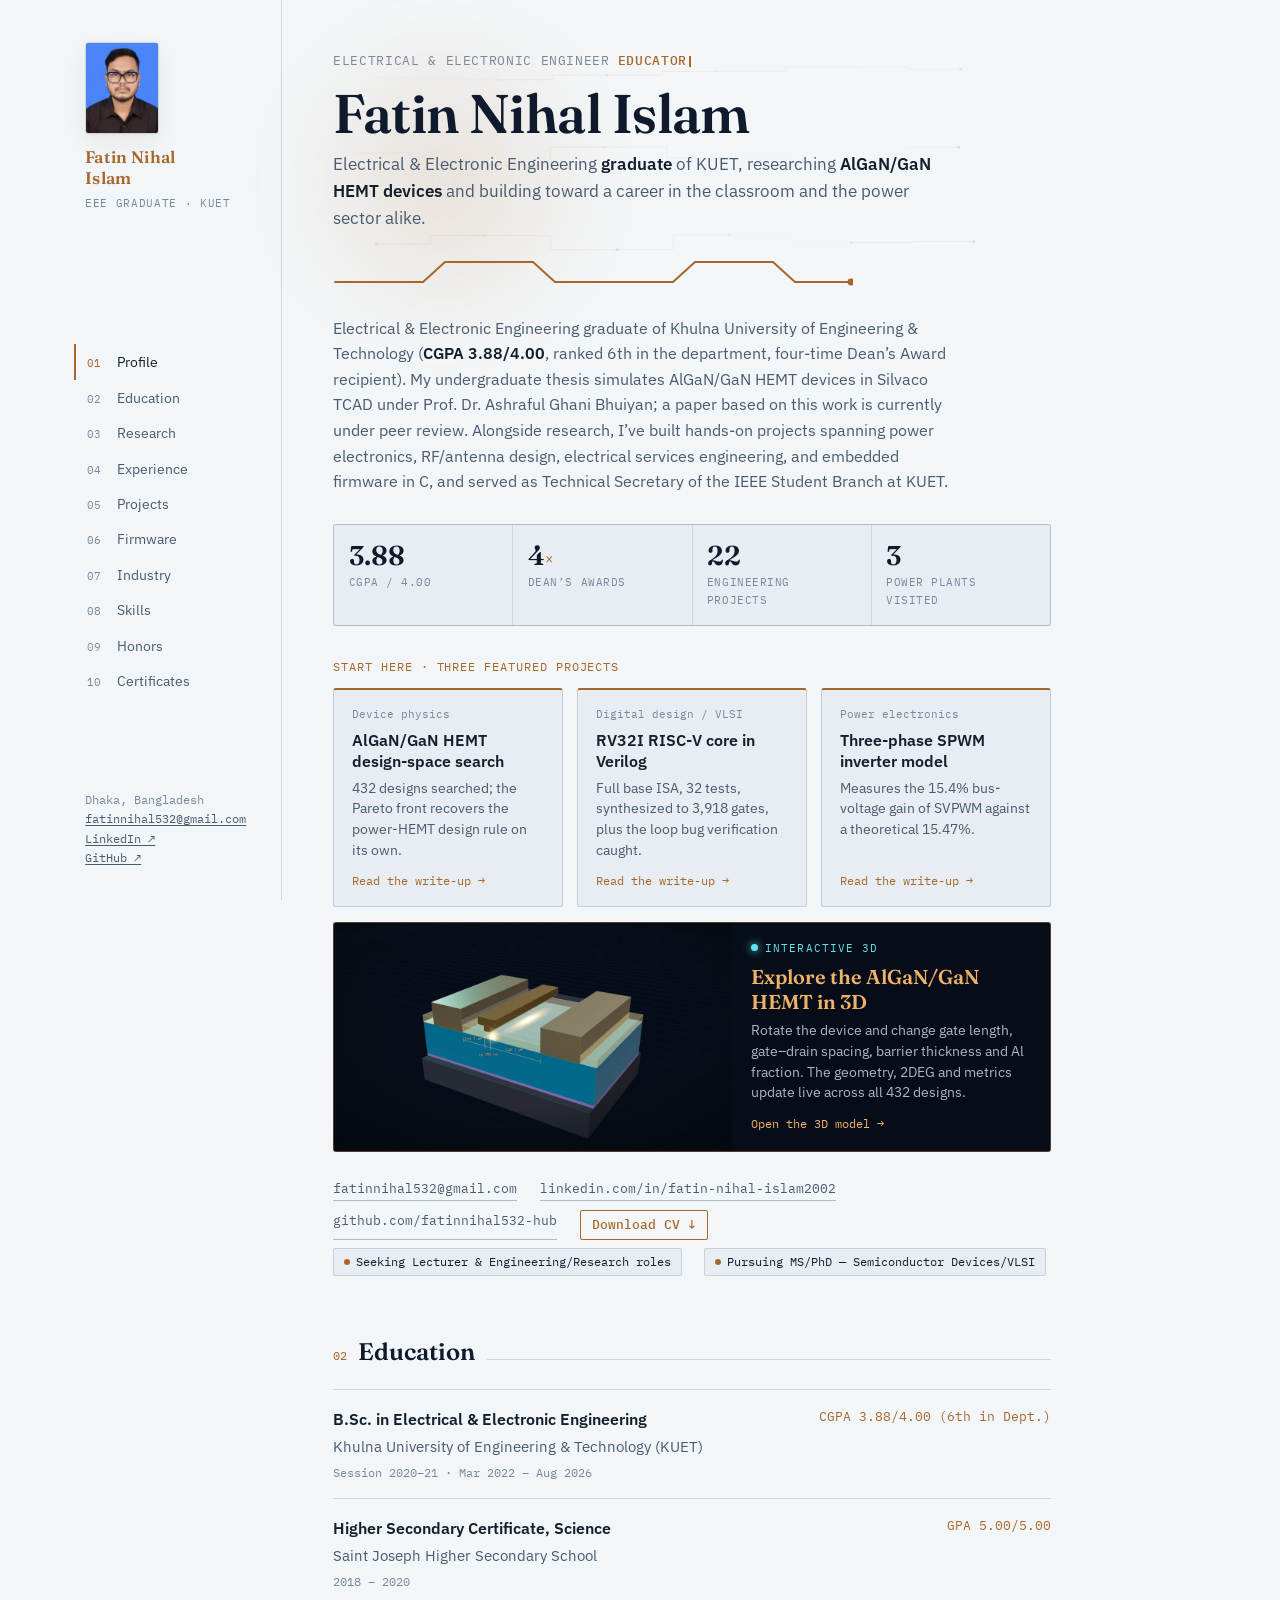
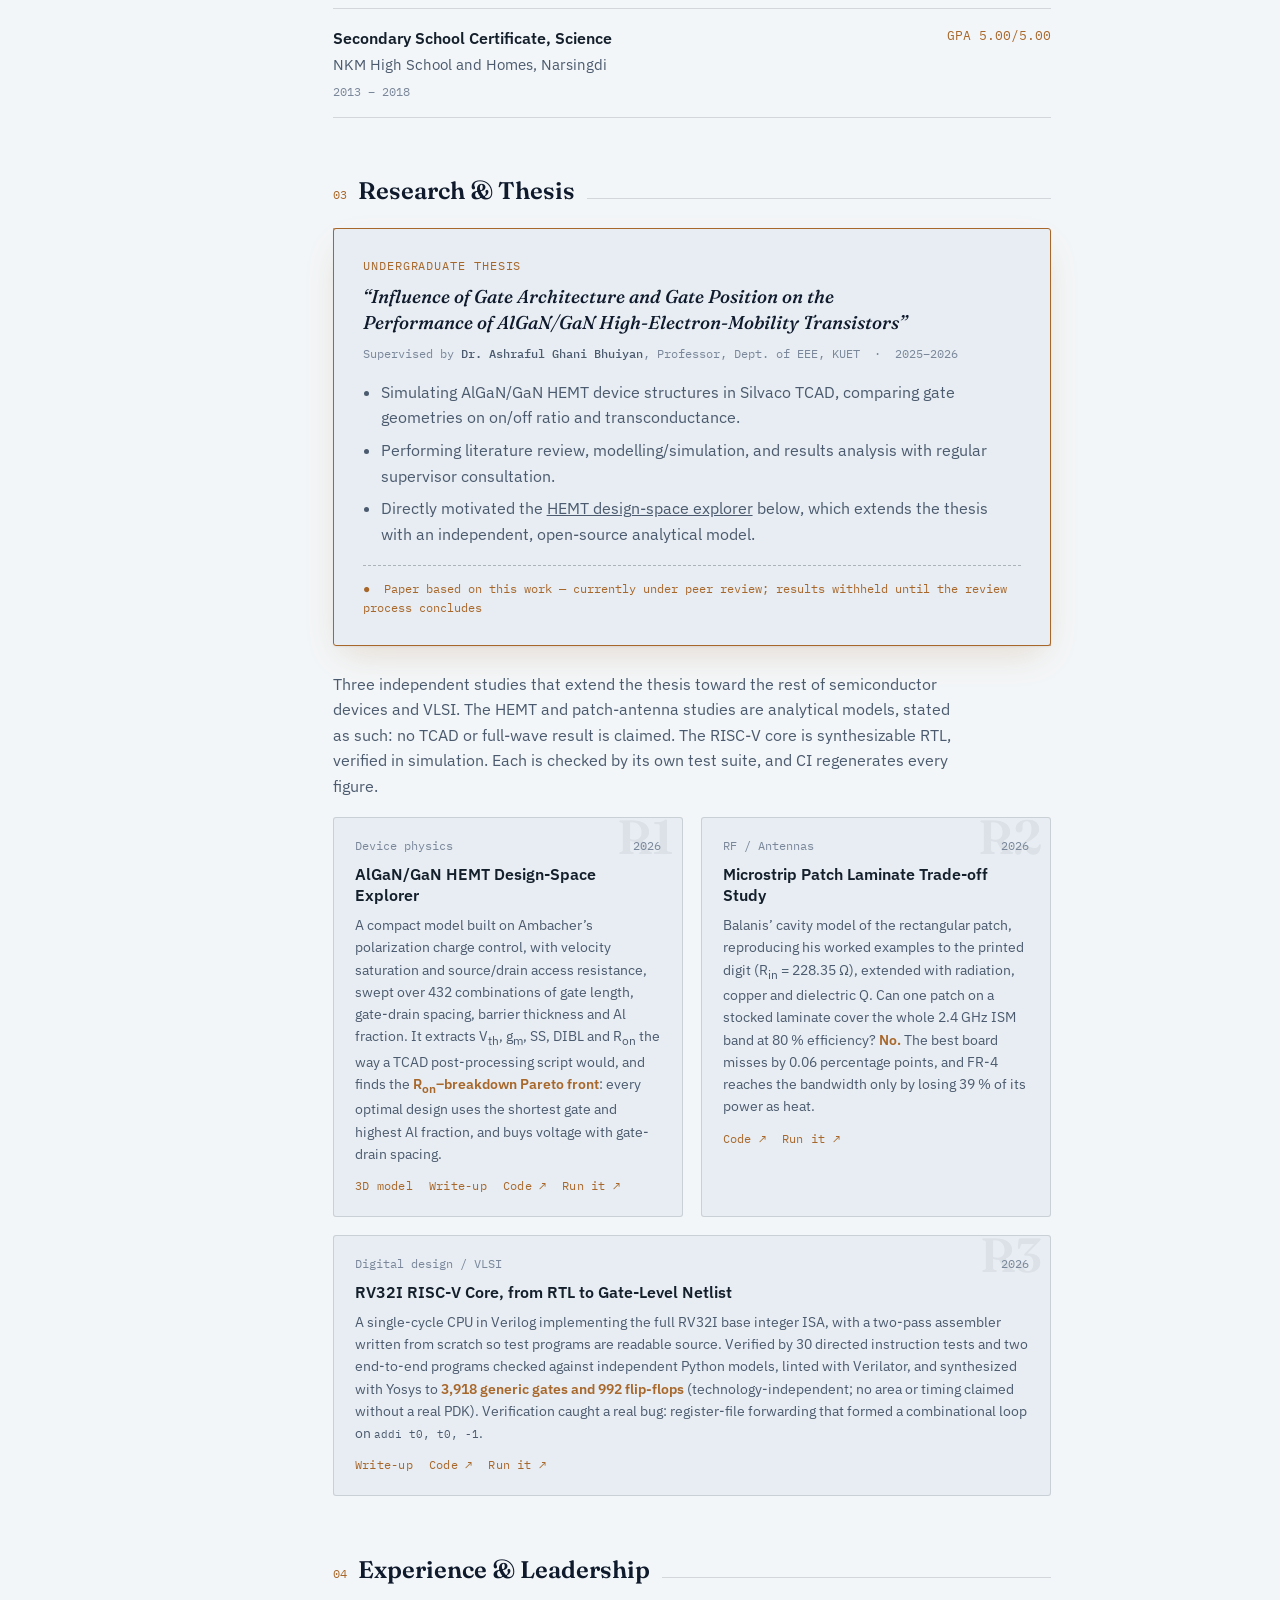
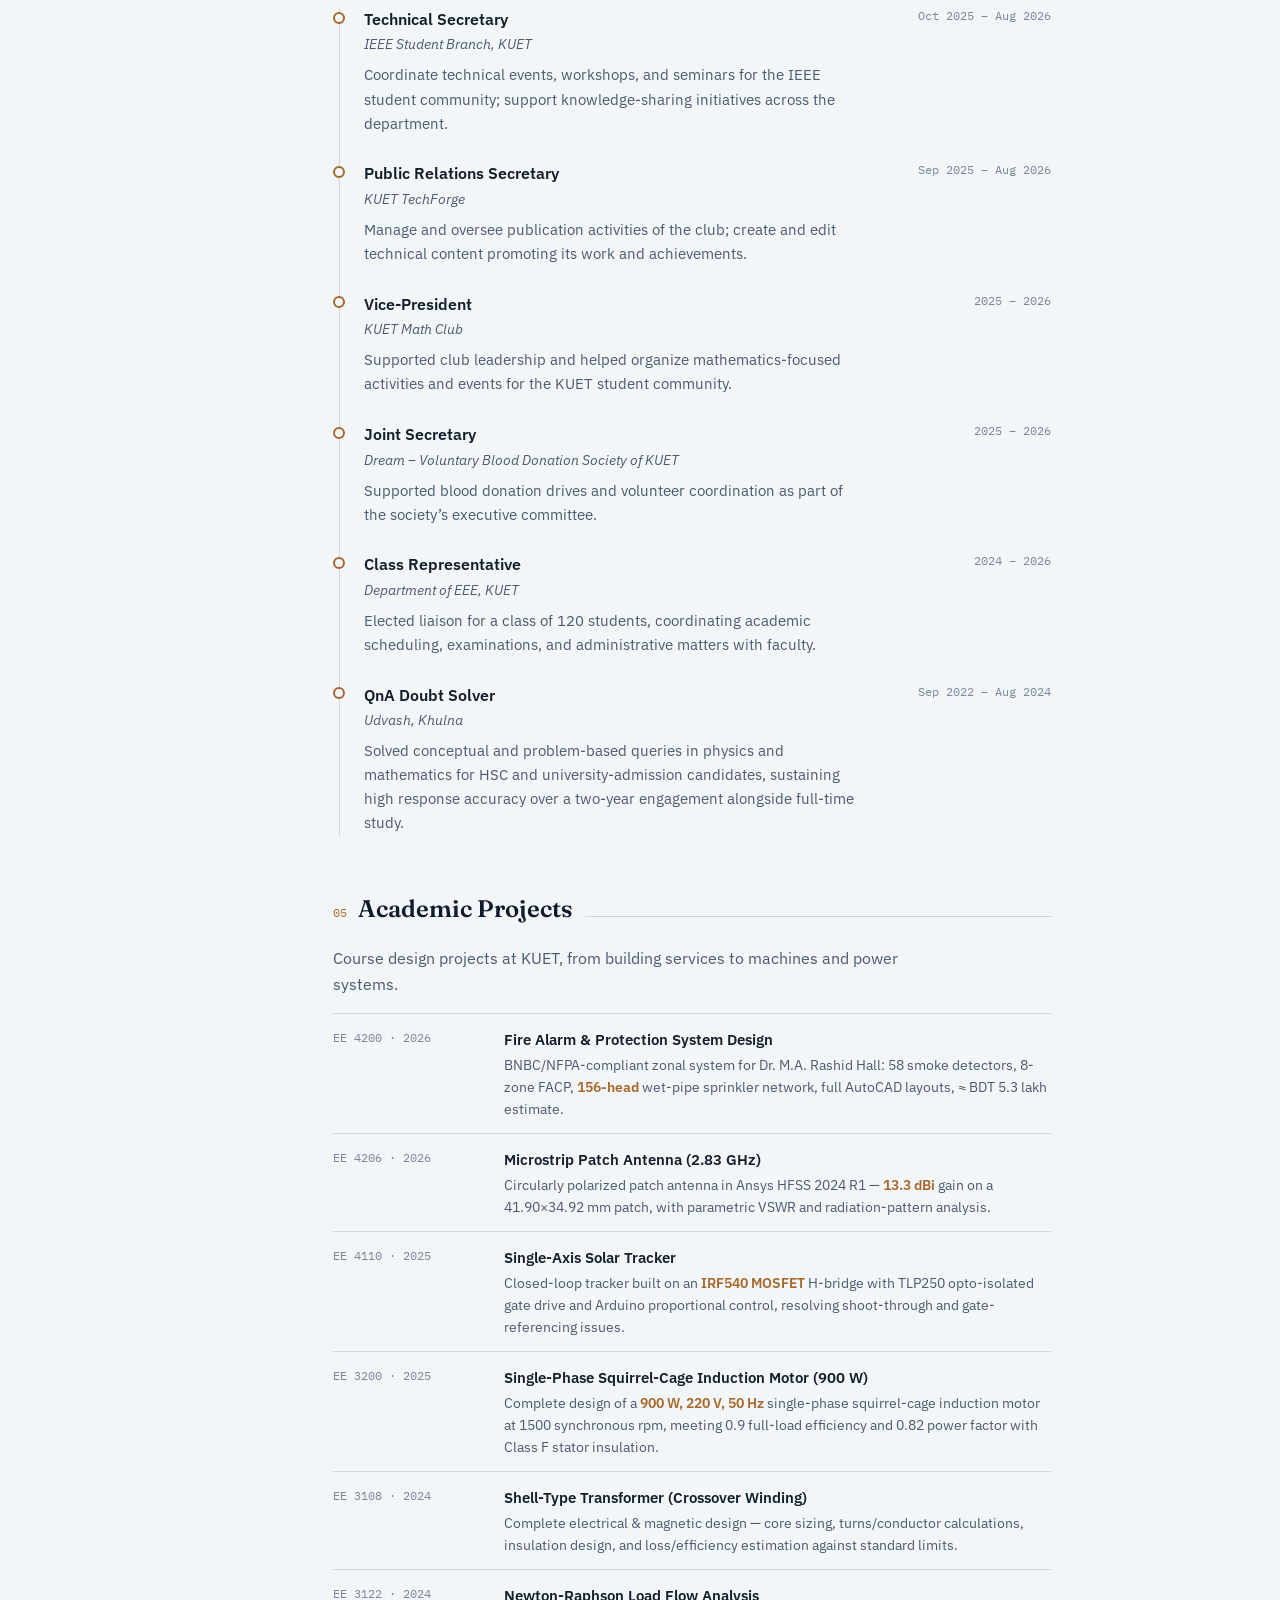
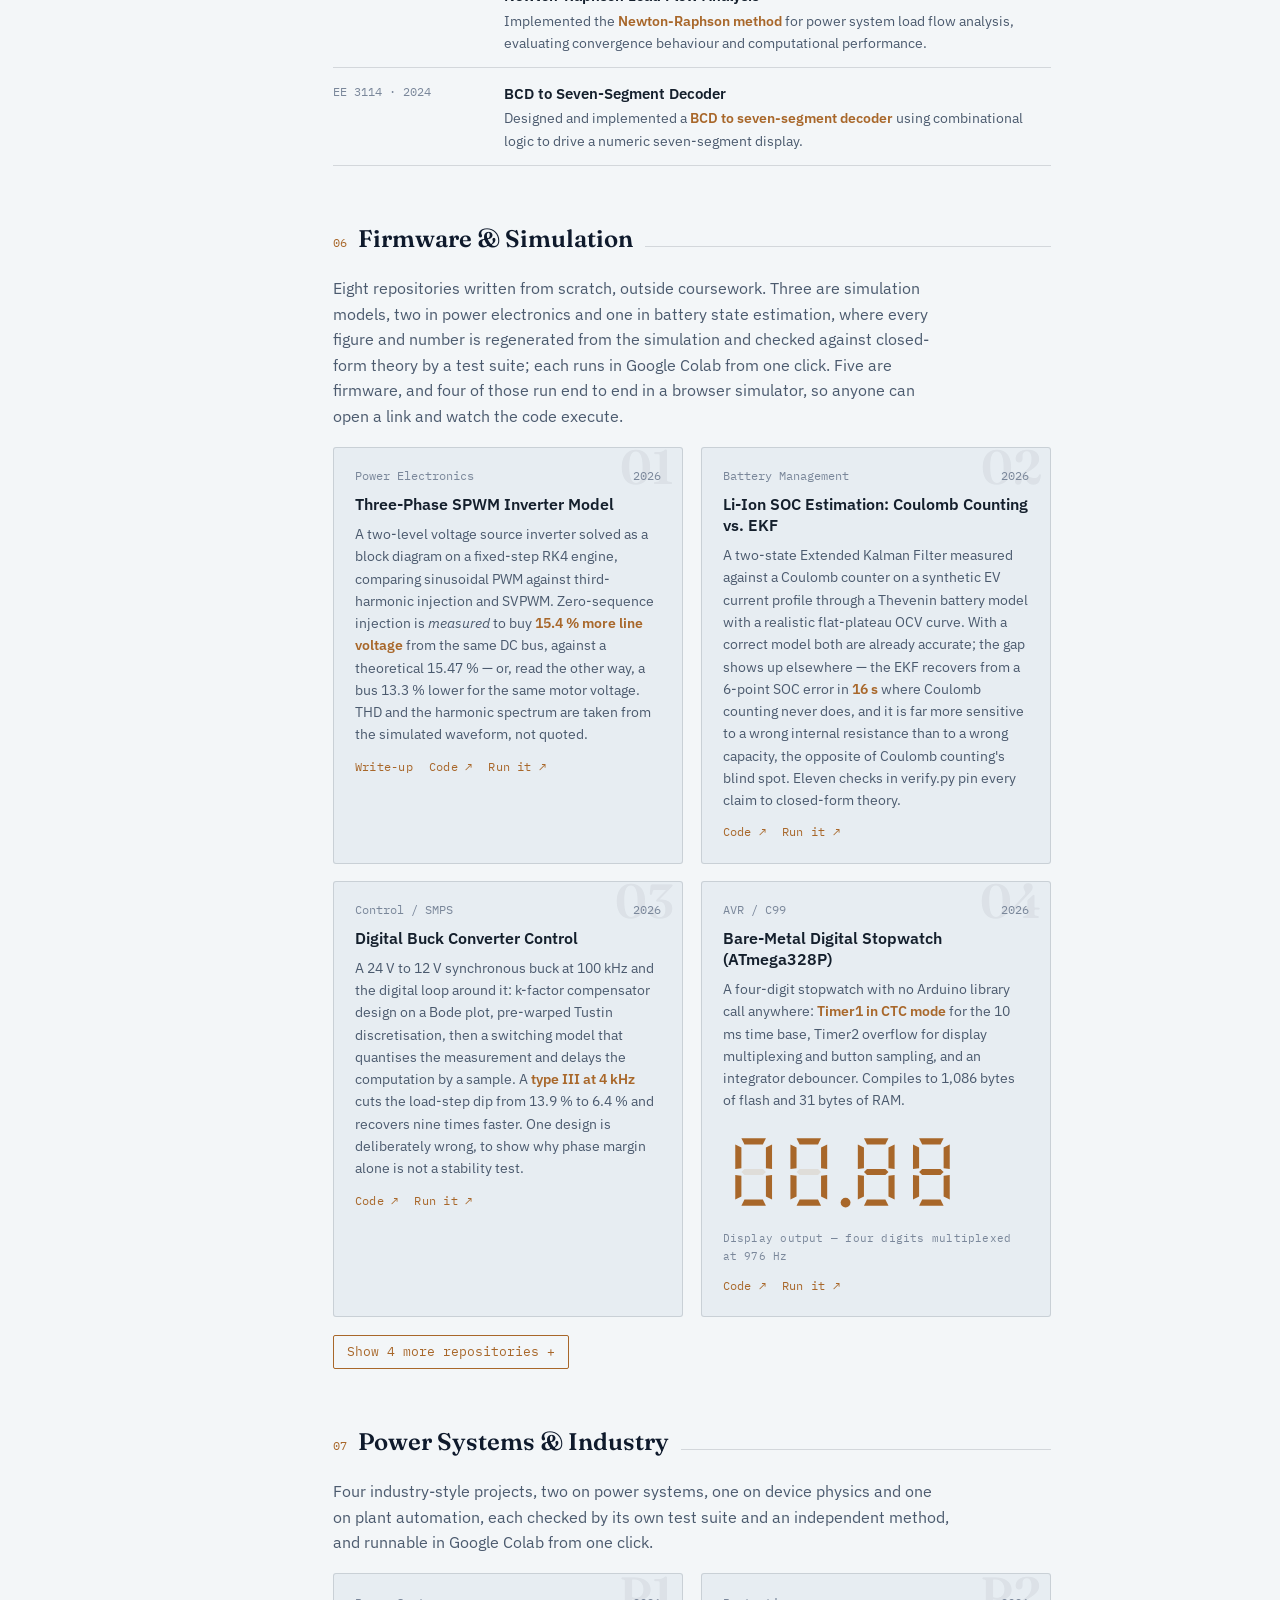
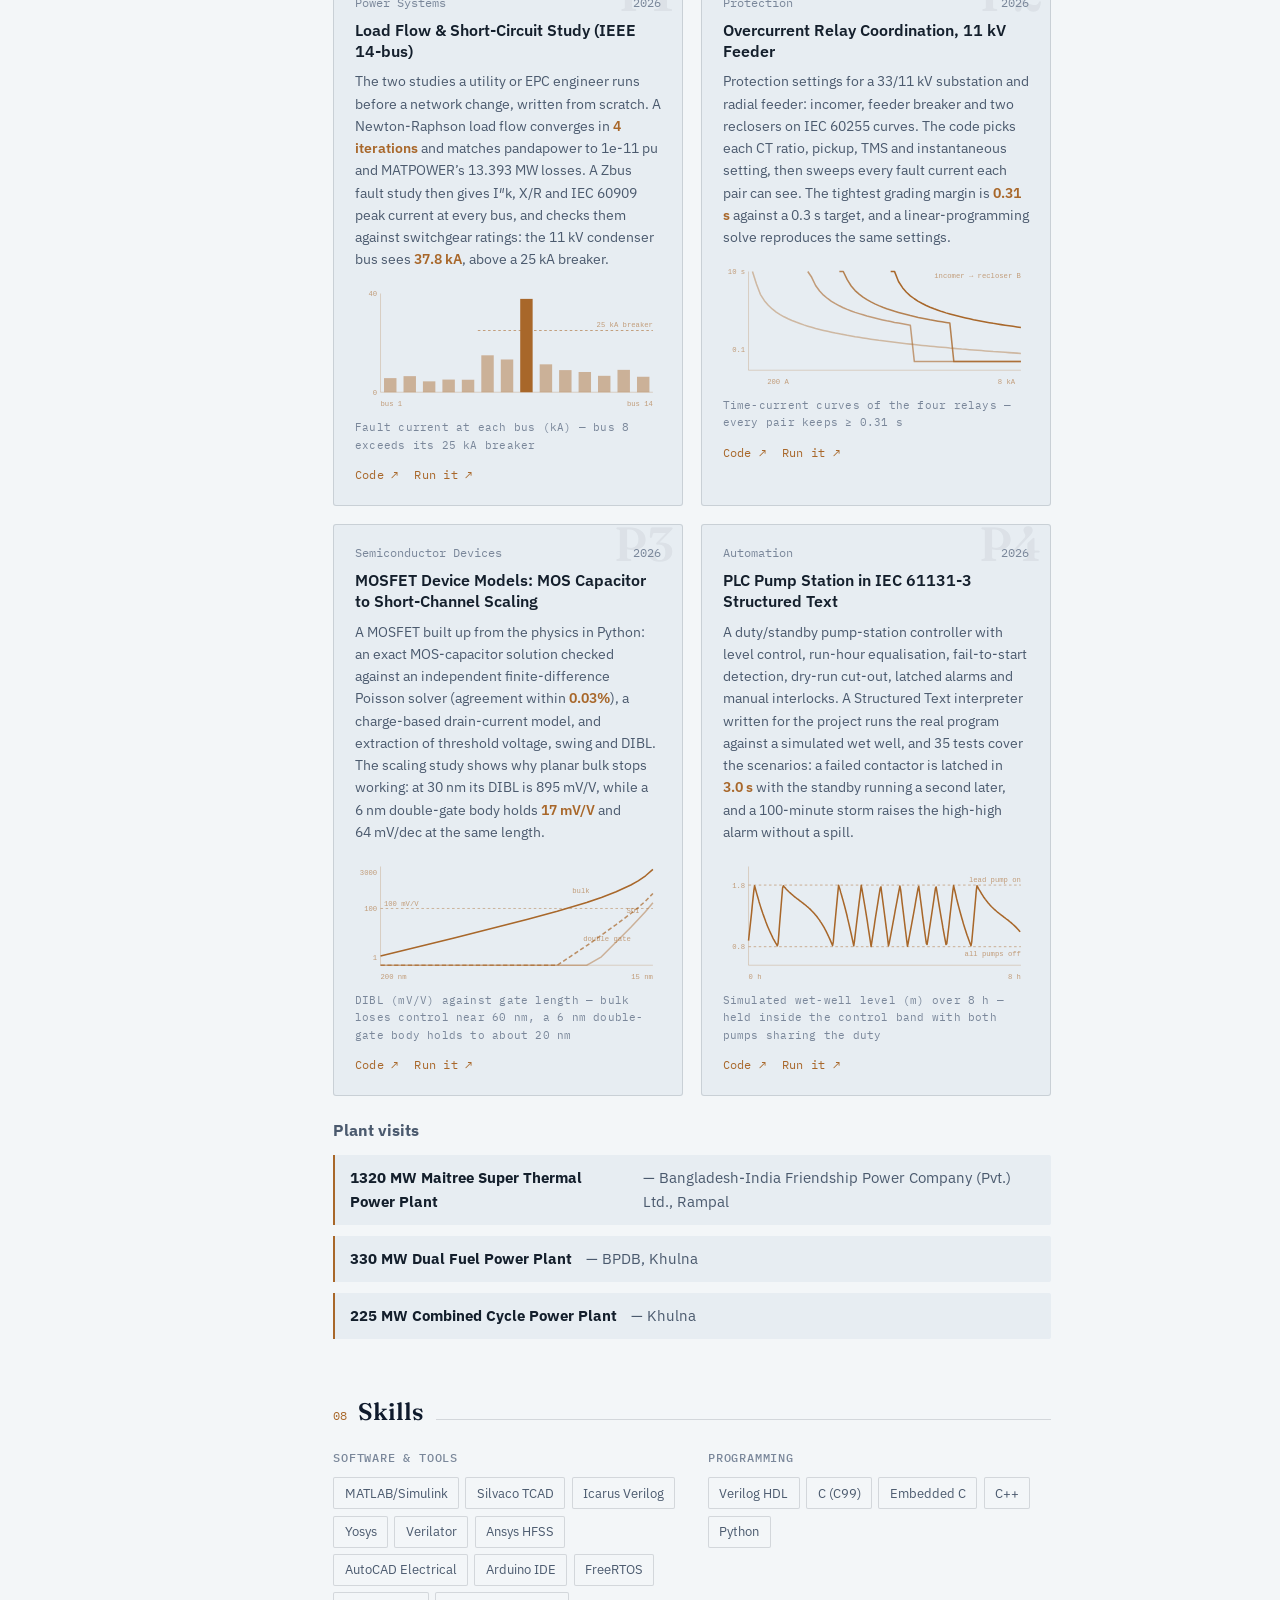
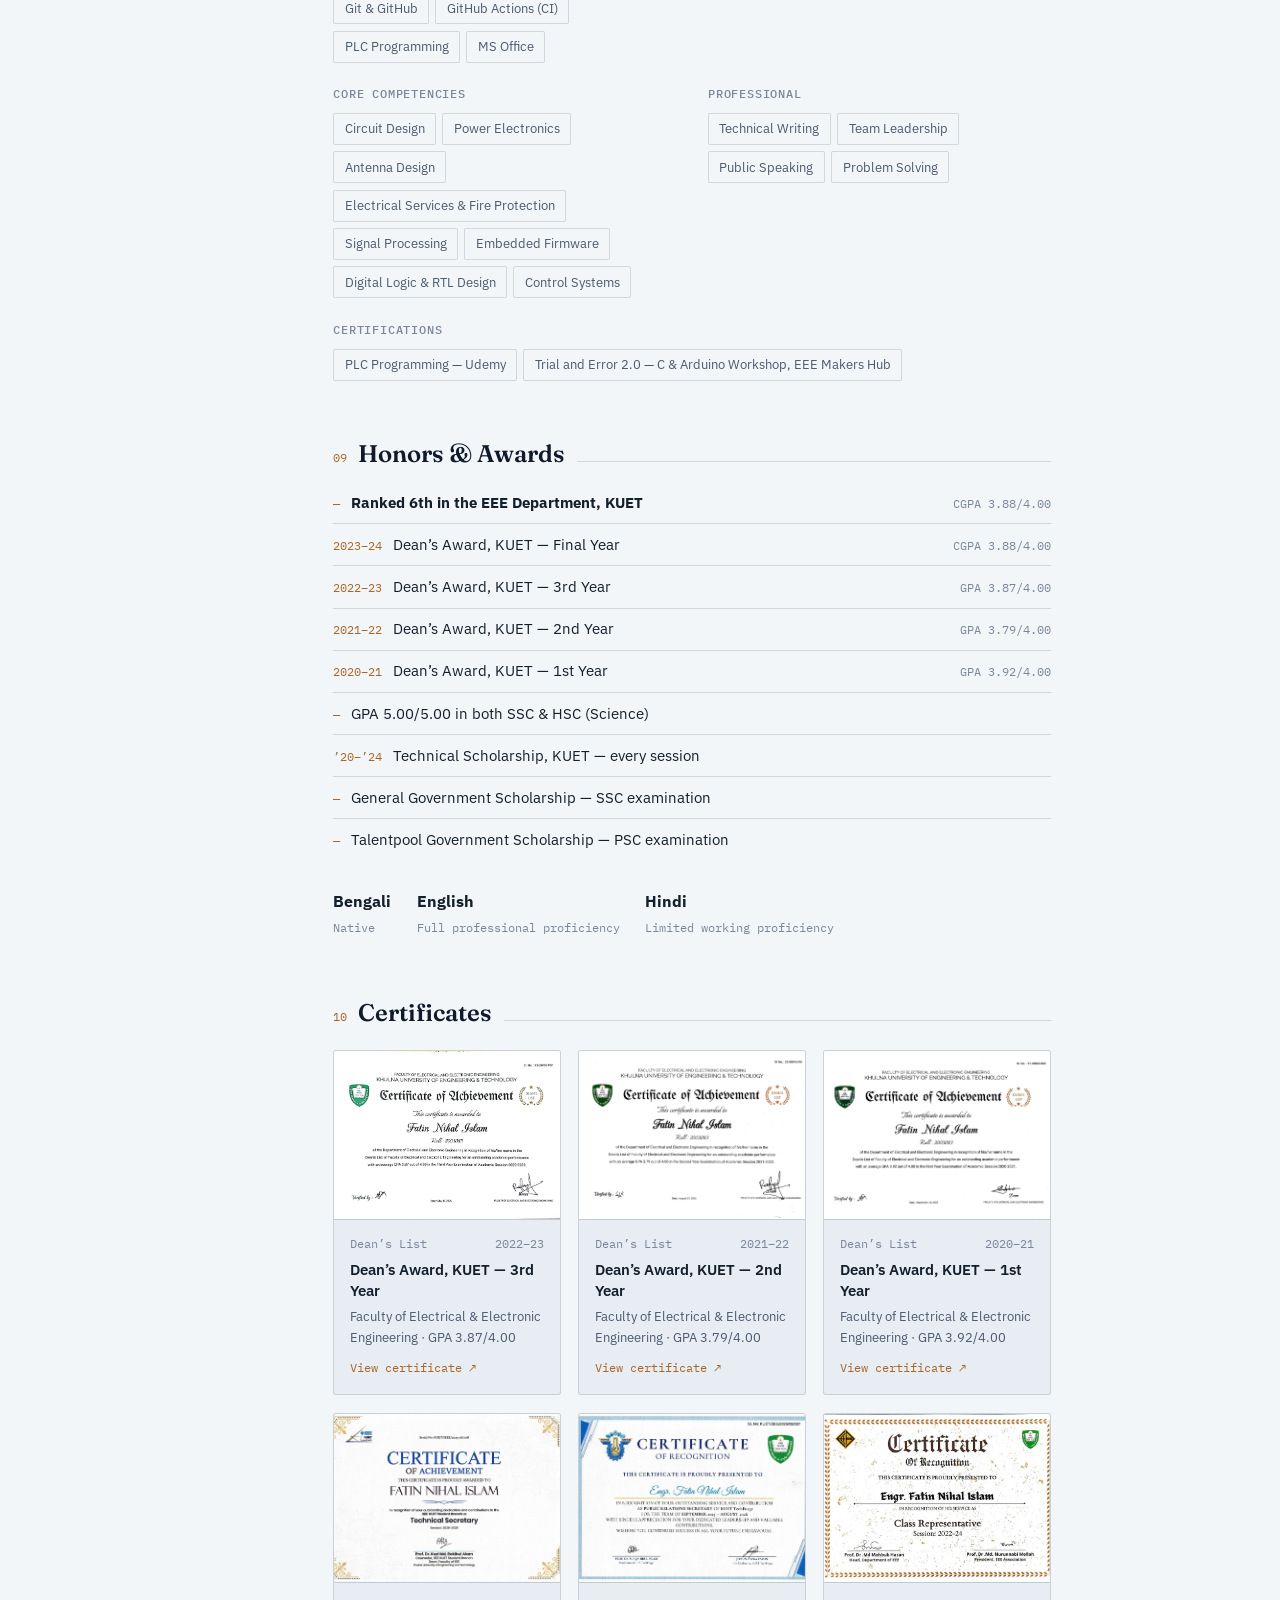
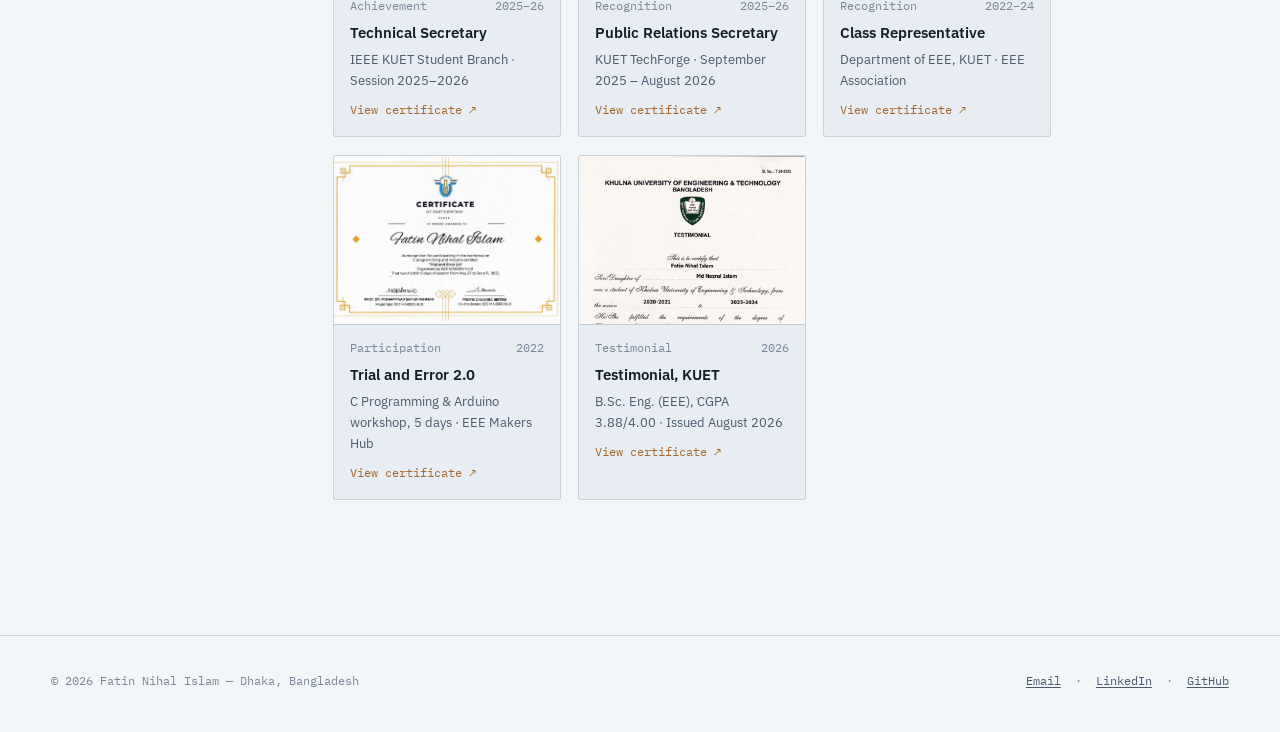
<file: index.html>
<!DOCTYPE html>
<html lang="en">
<head>
<meta charset="utf-8">
<meta name="viewport" content="width=device-width, initial-scale=1">
<title>Fatin Nihal Islam</title>
<meta name="description" content="Fatin Nihal Islam — Electrical &amp; Electronic Engineering graduate, KUET. AlGaN/GaN HEMT research, power electronics and RF projects.">
<meta name="author" content="Fatin Nihal Islam">
<meta property="og:title" content="Fatin Nihal Islam">
<meta property="og:description" content="EEE graduate, KUET — AlGaN/GaN HEMT research, power electronics and RF projects.">
<meta property="og:type" content="profile">
<meta property="og:image" content="https://fatinnihal532-hub.github.io/assets/og-image.png">
<meta property="og:image:width" content="1200">
<meta property="og:image:height" content="630">
<meta property="og:url" content="https://fatinnihal532-hub.github.io/">
<meta name="twitter:card" content="summary_large_image">
<meta name="twitter:title" content="Fatin Nihal Islam">
<meta name="twitter:description" content="EEE graduate, KUET — AlGaN/GaN HEMT research, power electronics and RF projects.">
<meta name="twitter:image" content="https://fatinnihal532-hub.github.io/assets/og-image.png">
<link rel="icon" href="data:image/svg+xml,<svg xmlns='http://www.w3.org/2000/svg' viewBox='0 0 100 100'><text y='.9em' font-size='90'>%E2%9A%A1</text></svg>">
<style>*{margin:0;padding:0;box-sizing:border-box}</style>
</head>
<body>
<link rel="preconnect" href="https://fonts.googleapis.com">
<link rel="preconnect" href="https://fonts.gstatic.com" crossorigin>
<link href="https://fonts.googleapis.com/css2?family=Fraunces:ital,opsz,wght@0,9..144,400;0,9..144,500;0,9..144,600;1,9..144,500&family=IBM+Plex+Sans:wght@400;500;600;700&family=IBM+Plex+Mono:wght@400;500&display=swap" rel="stylesheet">

<style>
  :root{
    --paper:#F3F6F8;
    --panel:#E7EDF2;
    --panel-2:#DEE6EC;
    --ink:#141F2C;
    --ink-soft:#4B5A6E;
    --ink-faint:#7A879A;
    --navy:#16233D;
    --navy-deep:#0F1A2C;
    --copper:#A8672A;
    --copper-bright:#C98032;
    --line:rgba(20,32,44,0.14);
    --line-strong:rgba(20,32,44,0.28);
    --shadow: 0 1px 2px rgba(15,26,44,0.06), 0 8px 24px rgba(15,26,44,0.06);
    --font-display:'Fraunces', Georgia, 'Times New Roman', serif;
    --font-body:'IBM Plex Sans', -apple-system, 'Segoe UI', sans-serif;
    --font-mono:'IBM Plex Mono', 'SFMono-Regular', Consolas, monospace;
  }
  @media (prefers-color-scheme: dark){
    :root:not([data-theme="light"]){
      --paper:#0D1622;
      --panel:#152234;
      --panel-2:#1B2B41;
      --ink:#EBEFF4;
      --ink-soft:#AAB7C9;
      --ink-faint:#7C8AA0;
      --navy:#1E2E4A;
      --navy-deep:#0A1220;
      --copper:#DE9C4E;
      --copper-bright:#F0B268;
      --line:rgba(230,238,248,0.14);
      --line-strong:rgba(230,238,248,0.26);
      --shadow: 0 1px 2px rgba(0,0,0,0.3), 0 12px 32px rgba(0,0,0,0.35);
    }
  }
  :root[data-theme="dark"]{
    --paper:#0D1622;
    --panel:#152234;
    --panel-2:#1B2B41;
    --ink:#EBEFF4;
    --ink-soft:#AAB7C9;
    --ink-faint:#7C8AA0;
    --navy:#1E2E4A;
    --navy-deep:#0A1220;
    --copper:#DE9C4E;
    --copper-bright:#F0B268;
    --line:rgba(230,238,248,0.14);
    --line-strong:rgba(230,238,248,0.26);
    --shadow: 0 1px 2px rgba(0,0,0,0.3), 0 12px 32px rgba(0,0,0,0.35);
  }

  *{box-sizing:border-box;}
  html{scroll-behavior:smooth;}
  @media (prefers-reduced-motion: reduce){ html{scroll-behavior:auto;} }

  body{
    margin:0;
    background:var(--paper);
    color:var(--ink);
    font-family:var(--font-body);
    font-size:16px;
    line-height:1.6;
    -webkit-font-smoothing:antialiased;
  }

  a{color:inherit;}
  ::selection{ background:var(--copper); color:#fff; }

  .skip-link{
    position:absolute; left:-9999px; top:0; background:var(--navy); color:#fff;
    padding:.6rem 1rem; z-index:200; font-family:var(--font-mono); font-size:.85rem;
  }
  .skip-link:focus{ left:1rem; top:1rem; }

  :focus-visible{ outline:2px solid var(--copper); outline-offset:3px; border-radius:2px; }

  .layout{
    display:grid;
    grid-template-columns: 232px minmax(0,1fr);
    max-width:1180px;
    margin:0 auto;
  }

  /* ---------- Rail ---------- */
  .rail{
    position:sticky; top:0; align-self:start; height:100vh;
    padding:2.6rem 1.6rem 2rem 2.2rem;
    display:flex; flex-direction:column; justify-content:space-between;
    border-right:1px solid var(--line);
  }
  .rail-portrait{
    width:74px; height:92px; object-fit:cover; display:block;
    border-radius:3px; margin-bottom:.85rem;
    border:1px solid var(--line); box-shadow:var(--shadow);
  }
  @media (max-width: 880px){ .rail-portrait{ width:58px; height:72px; margin-bottom:.6rem; } }
  .rail-top .mark{
    font-family:var(--font-display); font-weight:600; font-size:1.05rem;
    color:var(--copper); letter-spacing:.01em; line-height:1.25;
  }
  :root[data-theme="dark"] .rail-top .mark, @media (prefers-color-scheme:dark){ }
  .rail-top .mark span{ color: var(--copper); }
  .rail-top .role{
    margin-top:.35rem; font-family:var(--font-mono); font-size:.68rem;
    letter-spacing:.06em; text-transform:uppercase; color:var(--ink-faint);
  }

  .rail-nav{ margin-top:2.6rem; }
  .rail-nav ol{ list-style:none; margin:0; padding:0; }
  .rail-nav li{ margin:0; }
  .rail-nav a{
    display:flex; align-items:baseline; gap:.6rem;
    padding:.42rem 0; text-decoration:none;
    font-size:.86rem; color:var(--ink-soft);
    border-left:2px solid transparent; padding-left:.7rem; margin-left:-.72rem;
    transition:color .15s ease, border-color .15s ease;
  }
  .rail-nav a .pin{
    font-family:var(--font-mono); font-size:.7rem; color:var(--ink-faint);
    min-width:1.3rem;
  }
  .rail-nav a:hover, .rail-nav a.active{ color:var(--ink); border-left-color:var(--copper); }
  .rail-nav a.active .pin{ color:var(--copper); }

  .rail-bottom{ font-family:var(--font-mono); font-size:.72rem; color:var(--ink-faint); line-height:1.7; }
  .rail-bottom a{ color:var(--ink-soft); text-decoration:underline; text-underline-offset:2px; }
  .rail-bottom a:hover{ color:var(--copper); }

  @media (max-width: 880px){
    .layout{ grid-template-columns: 1fr; }
    .rail{
      position:relative; height:auto; border-right:none; border-bottom:1px solid var(--line);
      padding:1.6rem 1.4rem;
    }
    .rail-nav{ margin-top:1.4rem; }
    .rail-nav ol{ display:flex; flex-wrap:wrap; gap:.2rem 1rem; }
    .rail-nav a{ padding-left:0; margin-left:0; border-left:none; border-bottom:2px solid transparent; }
    .rail-nav a:hover, .rail-nav a.active{ border-bottom-color:var(--copper); }
    .rail-bottom{ display:none; }
  }

  /* ---------- Main ---------- */
  main{ padding:3.2rem clamp(1.4rem, 4vw, 3.4rem) 5rem; max-width:820px; }

  .hero{ margin-bottom:3.6rem; }
  .hero h1{
    font-family:var(--font-display); font-weight:600; font-size:clamp(2.4rem, 5vw, 3.4rem);
    line-height:1.04; margin:0 0 .5rem; letter-spacing:-.01em; text-wrap:balance;
    color:var(--navy-deep);
  }
  :root[data-theme="dark"] .hero h1{ color:var(--ink); }
  @media (prefers-color-scheme: dark){ :root:not([data-theme="light"]) .hero h1{ color:var(--ink); } }

  .hero .tagline{
    font-size:1.06rem; color:var(--ink-soft); max-width:38rem; margin:0 0 1.5rem;
  }
  .hero .tagline strong{ color:var(--ink); font-weight:600; }

  .trace{ width:100%; max-width:520px; height:34px; display:block; margin:0 0 1.6rem; }
  .trace path{
    fill:none; stroke:var(--copper); stroke-width:2; stroke-linecap:round; stroke-linejoin:round;
    stroke-dasharray:620; stroke-dashoffset:620;
    animation: draw 1.4s ease-out .15s forwards;
  }
  .trace circle{ fill:var(--copper); opacity:0; animation: dot .3s ease-out 1.4s forwards; }
  @media (prefers-reduced-motion: reduce){
    .trace path{ animation:none; stroke-dashoffset:0; }
    .trace circle{ animation:none; opacity:1; }
  }
  @keyframes draw{ to{ stroke-dashoffset:0; } }
  @keyframes dot{ to{ opacity:1; } }

  .hero-meta{
    display:flex; flex-wrap:wrap; gap:.55rem 1.4rem;
    font-family:var(--font-mono); font-size:.82rem; color:var(--ink-soft);
  }
  .hero-meta a{ text-decoration:none; border-bottom:1px solid var(--line-strong); padding-bottom:1px; }
  .hero-meta a:hover{ color:var(--copper); border-color:var(--copper); }
  .hero-meta .goal{
    display:inline-flex; align-items:center; gap:.4rem; padding:.18rem .6rem;
    background:var(--panel); border:1px solid var(--line); border-radius:2px;
    color:var(--ink); font-size:.76rem;
  }
  .hero-meta .goal::before{ content:""; width:6px; height:6px; background:var(--copper); border-radius:50%; }
  .hero-meta .cv-link{
    border:1px solid var(--copper); border-radius:2px; padding:.22rem .7rem;
    color:var(--copper); font-weight:500;
  }
  .hero-meta .cv-link:hover{ background:var(--copper); color:var(--paper); }

  section{ margin-bottom:3.4rem; scroll-margin-top:2rem; }

  .sec-head{
    display:flex; align-items:baseline; gap:.7rem; margin-bottom:1.1rem;
  }
  .sec-head .num{
    font-family:var(--font-mono); font-size:.78rem; color:var(--copper);
  }
  .sec-head h2{
    font-family:var(--font-display); font-weight:600; font-size:1.5rem; margin:0;
    color:var(--navy-deep); text-wrap:balance;
  }
  :root[data-theme="dark"] .sec-head h2{ color:var(--ink); }
  @media (prefers-color-scheme: dark){ :root:not([data-theme="light"]) .sec-head h2{ color:var(--ink); } }
  .sec-head .rule{ flex:1; height:1px; background:var(--line); }

  .lede{ max-width:62ch; color:var(--ink-soft); }
  .lede strong{ color:var(--ink); font-weight:600; }

  /* Education */
  .edu-item{
    display:grid; grid-template-columns: 1fr auto; gap:.4rem 1rem;
    padding:1rem 0; border-top:1px solid var(--line);
  }
  .edu-item:last-child{ border-bottom:1px solid var(--line); }
  .edu-item h3{ margin:0; font-size:1.02rem; font-weight:600; }
  .edu-item .inst{ color:var(--ink-soft); font-size:.92rem; margin-top:.15rem; }
  .edu-item .stat{
    font-family:var(--font-mono); font-size:.84rem; color:var(--copper);
    font-variant-numeric:tabular-nums; text-align:right; white-space:nowrap;
  }
  .edu-item .when{
    font-family:var(--font-mono); font-size:.76rem; color:var(--ink-faint);
    grid-column:1/-1; margin-top:-.1rem;
  }

  /* Research feature */
  .research-card{
    position:relative; background:var(--panel); border:1px solid var(--copper);
    border-radius:3px; padding:1.7rem 1.8rem; box-shadow:0 1px 2px rgba(15,26,44,0.06), 0 14px 34px -10px rgba(168,103,42,.22);
    margin-bottom:.2rem;
  }
  .research-card::before, .research-card::after{
    content:""; position:absolute; width:12px; height:12px; border:1.5px solid var(--copper);
    opacity:.55;
  }
  .research-card::before{ top:-1px; left:-1px; border-right:none; border-bottom:none; }
  .research-card::after{ bottom:-1px; right:-1px; border-left:none; border-top:none; }
  .research-card .rc-eyebrow{
    font-family:var(--font-mono); font-size:.72rem; letter-spacing:.08em; text-transform:uppercase;
    color:var(--copper); margin-bottom:.55rem;
  }
  .research-card .rc-title{
    font-family:var(--font-display); font-style:italic; font-weight:500; font-size:1.16rem;
    line-height:1.4; color:var(--navy-deep); margin:0 0 .5rem; text-wrap:balance;
  }
  :root[data-theme="dark"] .research-card .rc-title{ color:var(--ink); }
  @media (prefers-color-scheme: dark){ :root:not([data-theme="light"]) .research-card .rc-title{ color:var(--ink); } }
  .research-card .rc-meta{
    font-family:var(--font-mono); font-size:.78rem; color:var(--ink-faint); margin-bottom:1rem;
  }
  .research-card .rc-meta b{ color:var(--ink-soft); font-weight:500; }
  .research-card ul{ margin:0; padding-left:1.1rem; color:var(--ink-soft); }
  .research-card li{ margin-bottom:.45rem; }
  .research-card li:last-child{ margin-bottom:0; }
  .research-card .paper-tag{
    display:inline-flex; align-items:center; gap:.4rem; margin-top:1.1rem;
    font-family:var(--font-mono); font-size:.76rem; color:var(--copper);
    border-top:1px dashed var(--line-strong); padding-top:.8rem; width:100%;
  }


  /* Featured strip */
  .featured{ margin:1.8rem 0 1.6rem; }
  .featured-head{
    font-family:var(--font-mono); font-size:.74rem; letter-spacing:.08em; text-transform:uppercase;
    color:var(--copper); margin:0 0 .7rem;
  }
  .featured-grid{ display:grid; grid-template-columns:repeat(3,1fr); gap:.9rem; }
  @media (max-width:900px){ .featured-grid{ grid-template-columns:1fr; } }
  .feat{
    display:flex; flex-direction:column; gap:.35rem; text-decoration:none; color:inherit;
    border:1px solid var(--line); border-top:2px solid var(--copper); border-radius:3px;
    background:var(--panel); padding:1rem 1.1rem; transition:transform .15s ease, border-color .15s ease;
  }
  .feat:hover{ transform:translateY(-2px); border-color:var(--copper); }
  .feat-tag{ font-family:var(--font-mono); font-size:.7rem; color:var(--ink-faint); }
  .feat-title{ font-weight:600; font-size:.98rem; line-height:1.35; color:var(--ink); }
  .feat-line{ font-size:.86rem; color:var(--ink-soft); line-height:1.5; }
  .feat-cta{ margin-top:auto; padding-top:.3rem; font-family:var(--font-mono); font-size:.76rem; color:var(--copper); }

  /* 3D HEMT teaser */
  .hemt3d{
    display:grid; grid-template-columns:1.25fr 1fr; margin-top:.9rem; text-decoration:none; color:#EBEFF4;
    background:#070d18; border:1px solid rgba(222,156,78,.35); border-radius:3px; overflow:hidden; position:relative;
    transition:transform .15s ease, border-color .15s ease, box-shadow .25s ease;
  }
  .hemt3d:hover{ transform:translateY(-2px); border-color:#DE9C4E; box-shadow:0 16px 34px -16px rgba(222,156,78,.45); }
  .hemt3d-media{ display:block; width:100%; height:100%; min-height:200px; object-fit:cover; background:#070d18; }
  .hemt3d-copy{ display:flex; flex-direction:column; gap:.4rem; padding:1.1rem 1.2rem; justify-content:center;
    background:linear-gradient(90deg, rgba(7,13,24,0) 0, #070d18 18%); }
  .hemt3d-tag{ font-family:var(--font-mono); font-size:.68rem; letter-spacing:.1em; text-transform:uppercase; color:#5FE3F0; }
  .hemt3d-dot{ display:inline-block; width:7px; height:7px; border-radius:50%; background:#5FE3F0; box-shadow:0 0 8px #5FE3F0; margin-right:.45rem; vertical-align:1px; }
  .hemt3d-title{ font-family:var(--font-display); font-weight:600; font-size:1.25rem; line-height:1.25; color:#F0B268; }
  .hemt3d-line{ font-size:.86rem; line-height:1.5; color:#AAB7C9; }
  .hemt3d .feat-cta{ color:#F0B268; }
  @media (max-width:700px){
    .hemt3d{ grid-template-columns:1fr; }
    .hemt3d-media{ min-height:0; aspect-ratio:2/1; }
    .hemt3d-copy{ background:#070d18; }
  }

  /* Compact academic list */
  .compact-list{ list-style:none; margin:0; padding:0; border-top:1px solid var(--line); }
  .cl-row{
    display:grid; grid-template-columns:9.5rem 1fr; gap:.15rem 1.2rem;
    padding:.8rem 0; border-bottom:1px solid var(--line);
  }
  .cl-code{ font-family:var(--font-mono); font-size:.74rem; color:var(--ink-faint); padding-top:.15rem; grid-row:span 2; }
  .cl-title{ font-weight:600; font-size:.95rem; }
  .cl-desc{ font-size:.87rem; color:var(--ink-soft); }
  .cl-desc .spec{ color:var(--copper); font-weight:600; }
  @media (max-width:640px){ .cl-row{ grid-template-columns:1fr; } .cl-code{ grid-row:auto; } }

  /* Collapsible extra repositories */
  .more-proj{ margin-top:1.1rem; }
  .more-proj > summary{
    cursor:pointer; list-style:none; display:inline-flex; align-items:center; gap:.5rem;
    font-family:var(--font-mono); font-size:.8rem; color:var(--copper);
    border:1px solid var(--copper); border-radius:2px; padding:.35rem .8rem;
  }
  .more-proj > summary::-webkit-details-marker{ display:none; }
  .more-proj > summary::after{ content:"+"; }
  .more-proj[open] > summary::after{ content:"\2212"; }
  .more-proj[open] > summary{ margin-bottom:1.1rem; }

  /* Timeline (experience/leadership) */
  .timeline{ border-left:1px solid var(--line); margin-left:.35rem; padding-left:1.5rem; }
  .tl-item{ position:relative; padding-bottom:1.6rem; }
  .tl-item:last-child{ padding-bottom:0; }
  .tl-item::before{
    content:""; position:absolute; left:-1.94rem; top:.3rem; width:8px; height:8px;
    border-radius:50%; background:var(--paper); border:2px solid var(--copper);
  }
  .tl-item h3{ margin:0; font-size:1rem; font-weight:600; }
  .tl-item .org{ font-size:.9rem; color:var(--ink-soft); font-style:italic; }
  .tl-item .when{ font-family:var(--font-mono); font-size:.74rem; color:var(--ink-faint); float:right; }
  .tl-item p{ margin:.5rem 0 0; color:var(--ink-soft); font-size:.94rem; max-width:56ch; }

  /* Projects */
  .grid-2{ display:grid; grid-template-columns:repeat(2,1fr); gap:1.1rem; }
  @media (max-width:640px){ .grid-2{ grid-template-columns:1fr; } }
  .grid-2 > .proj.wide{ grid-column:1/-1; }
  .proj code{ font-family:var(--font-mono); font-size:.82em; }
  .proj{
    border:1px solid var(--line); border-radius:3px; padding:1.2rem 1.3rem;
    background:var(--panel); transition:border-color .15s ease, transform .15s ease;
  }
  .proj:hover{ border-color:var(--copper); transform:translateY(-2px); }
  .proj .code{
    font-family:var(--font-mono); font-size:.72rem; color:var(--ink-faint);
    display:flex; justify-content:space-between; margin-bottom:.5rem;
  }
  .proj h3{ margin:0 0 .5rem; font-size:.98rem; font-weight:600; line-height:1.35; }
  .proj p{ margin:0; font-size:.87rem; color:var(--ink-soft); }
  .proj .spec{ color:var(--copper); font-weight:600; }
  .proj .fig{ margin:.9rem 0 .2rem; color:var(--copper); }
  .proj .fig svg{ width:100%; height:auto; }
  .proj .fig figcaption{
    margin-top:.4rem; font-family:var(--font-mono); font-size:.68rem;
    letter-spacing:.02em; color:var(--ink-faint);
  }
  .proj .links{ margin-top:.75rem; display:flex; flex-wrap:wrap; gap:1rem; }
  .proj .links a{
    font-family:var(--font-mono); font-size:.74rem; letter-spacing:.02em;
    color:var(--copper); text-decoration:none; border-bottom:1px solid transparent;
  }
  .proj .links a:hover{ border-bottom-color:var(--copper); }
  .proj code{ font-family:var(--font-mono); font-size:.82em; }

  /* Industry list */
  .plant-list{ list-style:none; margin:0; padding:0; display:grid; gap:.7rem; }
  .plant-list li{
    display:flex; gap:.9rem; align-items:baseline; padding:.7rem .9rem;
    background:var(--panel); border-left:2px solid var(--copper); border-radius:0 2px 2px 0;
    font-size:.92rem;
  }
  .plant-list b{ color:var(--ink); }
  .plant-list span{ color:var(--ink-soft); }

  /* Skills */
  .skill-groups{ display:grid; grid-template-columns:repeat(2,1fr); gap:1.4rem 2rem; }
  @media (max-width:640px){ .skill-groups{ grid-template-columns:1fr; } }
  .skill-group h4{
    font-family:var(--font-mono); text-transform:uppercase; letter-spacing:.07em;
    font-size:.72rem; color:var(--ink-faint); margin:0 0 .6rem; font-weight:500;
  }
  .chips{ display:flex; flex-wrap:wrap; gap:.4rem; }
  .chip{
    font-size:.82rem; padding:.28rem .65rem; border:1px solid var(--line);
    border-radius:2px; color:var(--ink-soft); background:var(--paper);
  }

  /* Honors */
  .honors{ list-style:none; margin:0; padding:0; display:grid; gap:.55rem; }
  .honors li{
    display:grid; grid-template-columns:auto 1fr auto; gap:.7rem; align-items:baseline;
    font-size:.92rem; padding-bottom:.55rem; border-bottom:1px solid var(--line);
  }
  .honors li:last-child{ border-bottom:none; }
  .honors .yr{ font-family:var(--font-mono); font-size:.78rem; color:var(--copper); font-variant-numeric:tabular-nums; }
  .honors .stat{ font-family:var(--font-mono); font-size:.78rem; color:var(--ink-faint); text-align:right; white-space:nowrap; }

  /* Certificates */
  .certs{ display:grid; grid-template-columns:repeat(3,1fr); gap:1.1rem; }
  @media (max-width:900px){ .certs{ grid-template-columns:repeat(2,1fr); } }
  @media (max-width:560px){ .certs{ grid-template-columns:1fr; } }
  .cert{
    display:block; border:1px solid var(--line); border-radius:3px; overflow:hidden;
    background:var(--panel); color:inherit; text-decoration:none;
    transition:border-color .15s ease, transform .15s ease;
  }
  .cert:hover{ border-color:var(--copper); transform:translateY(-2px); }
  .cert-img{ display:block; background:var(--panel-2); border-bottom:1px solid var(--line); }
  .cert-img img{ display:block; width:100%; height:168px; object-fit:cover; object-position:top center; }
  .cert-body{ padding:.9rem 1rem 1.05rem; }
  .cert .code{
    font-family:var(--font-mono); font-size:.72rem; color:var(--ink-faint);
    display:flex; justify-content:space-between; gap:.6rem; margin-bottom:.45rem;
  }
  .cert h3{ margin:0 0 .35rem; font-size:.94rem; font-weight:600; line-height:1.35; }
  .cert p{ margin:0; font-size:.82rem; color:var(--ink-soft); }
  .cert .view{ display:block; margin-top:.65rem; font-family:var(--font-mono); font-size:.72rem; color:var(--copper); }

  .langs{ display:flex; flex-wrap:wrap; gap:1.6rem; }
  .langs .lg b{ display:block; font-size:.98rem; }
  .langs .lg span{ font-family:var(--font-mono); font-size:.76rem; color:var(--ink-faint); }

  footer{
    border-top:1px solid var(--line); padding:2.2rem clamp(1.4rem,4vw,3.4rem) 2.6rem;
    display:flex; flex-wrap:wrap; justify-content:space-between; gap:1rem;
    font-family:var(--font-mono); font-size:.78rem; color:var(--ink-faint);
  }
  footer a{ color:var(--ink-soft); text-decoration:underline; text-underline-offset:2px; }
  footer a:hover{ color:var(--copper); }

  /* ---------- Eyebrow / rotating role ---------- */
  .eyebrow{
    display:flex; align-items:center; gap:.5rem; margin:0 0 .9rem;
    font-family:var(--font-mono); font-size:.8rem; letter-spacing:.05em;
    text-transform:uppercase; color:var(--ink-faint);
  }
  .eyebrow .role-word{
    color:var(--copper); font-weight:500; position:relative; min-width:6.5ch; display:inline-block;
  }
  .eyebrow .role-word::after{
    content:""; display:inline-block; width:2px; height:.9em; background:var(--copper);
    margin-left:2px; vertical-align:-2px; animation:blink 1s step-end infinite;
  }
  @media (prefers-reduced-motion: reduce){ .eyebrow .role-word::after{ animation:none; } }
  @keyframes blink{ 50%{ opacity:0; } }

  /* ---------- Hero ambient glow ---------- */
  .hero{ position:relative; }
  .hero::before{
    content:""; position:absolute; top:-60px; left:-80px; width:380px; height:380px;
    background:radial-gradient(circle, var(--copper) 0%, transparent 68%);
    opacity:.14; filter:blur(20px); z-index:-1; pointer-events:none;
    animation: pulse-glow 7s ease-in-out infinite;
  }
  @keyframes pulse-glow{ 0%,100%{ opacity:.11; transform:scale(1); } 50%{ opacity:.19; transform:scale(1.06); } }
  @media (prefers-reduced-motion: reduce){ .hero::before{ animation:none; opacity:.13; } }
  .hero-canvas{
    position:absolute; inset:-1.5rem -1.5rem auto -1.5rem; height:260px; z-index:-1;
    opacity:.5; pointer-events:none;
  }
  @media (max-width:640px){ .hero-canvas{ display:none; } }
  @media (max-width:640px){ .eyebrow{ font-size:.68rem; flex-wrap:wrap; row-gap:.2rem; } }

  /* ---------- Stat strip ---------- */
  .stats{
    display:grid; grid-template-columns:repeat(4,1fr); gap:1px;
    background:var(--line); border:1px solid var(--line); border-radius:3px;
    margin:1.8rem 0 2rem; overflow:hidden;
  }
  @media (max-width:640px){ .stats{ grid-template-columns:repeat(2,1fr); } }
  .stat-tile{
    background:var(--panel); padding:1rem .9rem; text-align:left;
  }
  .stat-num{
    display:block; font-family:var(--font-display); font-weight:600; font-size:1.7rem;
    color:var(--navy-deep); line-height:1.1; font-variant-numeric:tabular-nums;
  }
  :root[data-theme="dark"] .stat-num{ color:var(--ink); }
  @media (prefers-color-scheme: dark){ :root:not([data-theme="light"]) .stat-num{ color:var(--ink); } }
  .stat-num .unit{ font-size:1.05rem; color:var(--copper); font-weight:500; }
  .stat-label{
    display:block; margin-top:.25rem; font-family:var(--font-mono); font-size:.68rem;
    letter-spacing:.05em; text-transform:uppercase; color:var(--ink-faint);
  }

  /* ---------- Scroll reveal ---------- */
  .reveal{ opacity:0; transform:translateY(16px); transition:opacity .65s ease, transform .65s ease; }
  .reveal.in-view{ opacity:1; transform:none; }
  @media (prefers-reduced-motion: reduce){ .reveal{ opacity:1; transform:none; transition:none; } }

  /* ---------- Project ghost numerals + richer hover ---------- */
  .proj{ position:relative; overflow:hidden; }
  .proj::before{
    content:attr(data-index); position:absolute; right:.5rem; top:-.3rem;
    font-family:var(--font-display); font-weight:600; font-size:3rem; line-height:1;
    color:var(--ink); opacity:.05; pointer-events:none; z-index:0;
  }
  .proj .code, .proj h3, .proj p{ position:relative; z-index:1; }
  .proj{ transition:border-color .2s ease, transform .2s ease, box-shadow .2s ease; }
  .proj:hover{
    border-color:var(--copper); transform:translateY(-4px);
    box-shadow:0 14px 30px -12px rgba(168,103,42,.4);
  }
  :root[data-theme="dark"] .proj:hover{ box-shadow:0 14px 30px -12px rgba(222,156,78,.35); }
  @media (prefers-color-scheme: dark){ :root:not([data-theme="light"]) .proj:hover{ box-shadow:0 14px 30px -12px rgba(222,156,78,.35); } }

  /* ---------- Research card hover ---------- */
  .research-card{ transition:transform .25s ease, box-shadow .25s ease; }
  .research-card:hover{ transform:translateY(-3px); box-shadow:0 16px 34px -14px rgba(168,103,42,.38); }

</style>

<a class="skip-link" href="#profile">Skip to content</a>

<div class="layout">
  <aside class="rail">
    <div class="rail-top">
      <img class="rail-portrait" src="[data-uri]" alt="Portrait of Fatin Nihal Islam">
      <div class="mark">Fatin Nihal<br><span>Islam</span></div>
      <div class="role">EEE Graduate · KUET</div>
    </div>
    <nav class="rail-nav" aria-label="Section navigation">
      <ol>
        <li><a href="#profile"><span class="pin">01</span>Profile</a></li>
        <li><a href="#education"><span class="pin">02</span>Education</a></li>
        <li><a href="#research"><span class="pin">03</span>Research</a></li>
        <li><a href="#experience"><span class="pin">04</span>Experience</a></li>
        <li><a href="#projects"><span class="pin">05</span>Projects</a></li>
        <li><a href="#firmware"><span class="pin">06</span>Firmware</a></li>
        <li><a href="#industry"><span class="pin">07</span>Industry</a></li>
        <li><a href="#skills"><span class="pin">08</span>Skills</a></li>
        <li><a href="#honors"><span class="pin">09</span>Honors</a></li>
        <li><a href="#certificates"><span class="pin">10</span>Certificates</a></li>
      </ol>
    </nav>
    <div class="rail-bottom">
      Dhaka, Bangladesh<br>
      <a href="mailto:fatinnihal532@gmail.com">fatinnihal532@gmail.com</a><br>
      <a href="https://linkedin.com/in/fatin-nihal-islam2002" target="_blank" rel="noopener">LinkedIn ↗</a><br>
      <a href="https://github.com/fatinnihal532-hub" target="_blank" rel="noopener">GitHub ↗</a>
    </div>
  </aside>

  <main>
    <section class="hero" id="profile">
      <canvas class="hero-canvas" id="heroCanvas" aria-hidden="true"></canvas>
      <p class="eyebrow">Electrical &amp; Electronic Engineer <span class="role-word" id="roleWord">Researcher</span></p>
      <h1>Fatin Nihal Islam</h1>
      <p class="tagline">Electrical &amp; Electronic Engineering <strong>graduate</strong> of KUET, researching <strong>AlGaN/GaN HEMT devices</strong> and building toward a career in the classroom and the power sector alike.</p>

      <svg class="trace" viewBox="0 0 520 34" aria-hidden="true">
        <path d="M2 26 L90 26 L112 6 L200 6 L222 26 L340 26 L362 6 L440 6 L462 26 L518 26" />
        <circle cx="518" cy="26" r="3.4"></circle>
      </svg>

      <p class="lede">Electrical &amp; Electronic Engineering graduate of Khulna University of Engineering &amp; Technology (<strong>CGPA 3.88/4.00</strong>, ranked 6th in the department, four-time Dean&rsquo;s Award recipient). My undergraduate thesis simulates AlGaN/GaN HEMT devices in Silvaco TCAD under Prof. Dr. Ashraful Ghani Bhuiyan; a paper based on this work is currently under peer review. Alongside research, I&rsquo;ve built hands-on projects spanning power electronics, RF/antenna design, electrical services engineering, and embedded firmware in C, and served as Technical Secretary of the IEEE Student Branch at KUET.</p>

      <div class="stats" id="statsStrip">
        <div class="stat-tile"><span class="stat-num" data-target="3.88" data-decimals="2">0</span><span class="stat-label">CGPA / 4.00</span></div>
        <div class="stat-tile"><span class="stat-num"><span data-target="4" data-decimals="0">0</span><span class="unit">&times;</span></span><span class="stat-label">Dean&rsquo;s Awards</span></div>
        <div class="stat-tile"><span class="stat-num" data-target="22" data-decimals="0">0</span><span class="stat-label">Engineering Projects</span></div>
        <div class="stat-tile"><span class="stat-num" data-target="3" data-decimals="0">0</span><span class="stat-label">Power Plants Visited</span></div>
      </div>

      <div class="featured" aria-labelledby="featuredHead">
        <p class="featured-head" id="featuredHead">Start here &middot; three featured projects</p>
        <div class="featured-grid">
          <a class="feat" href="hemt-design-space.html">
            <span class="feat-tag">Device physics</span>
            <span class="feat-title">AlGaN/GaN HEMT design-space search</span>
            <span class="feat-line">432 designs searched; the Pareto front recovers the power-HEMT design rule on its own.</span>
            <span class="feat-cta">Read the write-up &rarr;</span>
          </a>
          <a class="feat" href="rv32i-core.html">
            <span class="feat-tag">Digital design / VLSI</span>
            <span class="feat-title">RV32I RISC-V core in Verilog</span>
            <span class="feat-line">Full base ISA, 32 tests, synthesized to 3,918 gates, plus the loop bug verification caught.</span>
            <span class="feat-cta">Read the write-up &rarr;</span>
          </a>
          <a class="feat" href="spwm-inverter.html">
            <span class="feat-tag">Power electronics</span>
            <span class="feat-title">Three-phase SPWM inverter model</span>
            <span class="feat-line">Measures the 15.4% bus-voltage gain of SVPWM against a theoretical 15.47%.</span>
            <span class="feat-cta">Read the write-up &rarr;</span>
          </a>
        </div>
        <a class="hemt3d" href="hemt-3d.html">
          <video class="hemt3d-media" src="assets/hemt-3d-loop.mp4" poster="assets/hemt-3d-poster.jpg" autoplay muted loop playsinline preload="metadata" aria-hidden="true"></video>
          <span class="hemt3d-copy">
            <span class="hemt3d-tag"><span class="hemt3d-dot"></span>Interactive 3D</span>
            <span class="hemt3d-title">Explore the AlGaN/GaN HEMT in 3D</span>
            <span class="hemt3d-line">Rotate the device and change gate length, gate&ndash;drain spacing, barrier thickness and Al fraction. The geometry, 2DEG and metrics update live across all 432 designs.</span>
            <span class="feat-cta">Open the 3D model &rarr;</span>
          </span>
        </a>
      </div>

      <div class="hero-meta">
        <a href="mailto:fatinnihal532@gmail.com">fatinnihal532@gmail.com</a>
        <a href="https://linkedin.com/in/fatin-nihal-islam2002" target="_blank" rel="noopener">linkedin.com/in/fatin-nihal-islam2002</a>
        <a href="https://github.com/fatinnihal532-hub" target="_blank" rel="noopener">github.com/fatinnihal532-hub</a>
        <a href="assets/Fatin_Nihal_Islam_CV.pdf" target="_blank" rel="noopener" class="cv-link">Download CV &#8595;</a>
        <span class="goal">Seeking Lecturer &amp; Engineering/Research roles</span>
        <span class="goal">Pursuing MS/PhD — Semiconductor Devices/VLSI</span>
      </div>
    </section>

    <section id="education" class="reveal">
      <div class="sec-head"><span class="num">02</span><h2>Education</h2><span class="rule"></span></div>

      <div class="edu-item">
        <div>
          <h3>B.Sc. in Electrical &amp; Electronic Engineering</h3>
          <div class="inst">Khulna University of Engineering &amp; Technology (KUET)</div>
        </div>
        <div class="stat">CGPA 3.88/4.00 (6th in Dept.)</div>
        <div class="when">Session 2020&ndash;21 &middot; Mar 2022 &ndash; Aug 2026</div>
      </div>
      <div class="edu-item">
        <div>
          <h3>Higher Secondary Certificate, Science</h3>
          <div class="inst">Saint Joseph Higher Secondary School</div>
        </div>
        <div class="stat">GPA 5.00/5.00</div>
        <div class="when">2018 &ndash; 2020</div>
      </div>
      <div class="edu-item">
        <div>
          <h3>Secondary School Certificate, Science</h3>
          <div class="inst">NKM High School and Homes, Narsingdi</div>
        </div>
        <div class="stat">GPA 5.00/5.00</div>
        <div class="when">2013 &ndash; 2018</div>
      </div>
    </section>

    <section id="research" class="reveal">
      <div class="sec-head"><span class="num">03</span><h2>Research &amp; Thesis</h2><span class="rule"></span></div>

      <div class="research-card">
        <div class="rc-eyebrow">Undergraduate Thesis</div>
        <p class="rc-title">&ldquo;Influence of Gate Architecture and Gate Position on the Performance of AlGaN/GaN High-Electron-Mobility Transistors&rdquo;</p>
        <div class="rc-meta">Supervised by <b>Dr. Ashraful Ghani Bhuiyan</b>, Professor, Dept. of EEE, KUET &nbsp;&middot;&nbsp; 2025&ndash;2026</div>
        <ul>
          <li>Simulating AlGaN/GaN HEMT device structures in Silvaco TCAD, comparing gate geometries on on/off ratio and transconductance.</li>
          <li>Performing literature review, modelling/simulation, and results analysis with regular supervisor consultation.</li>
          <li>Directly motivated the <a href="#project-hemt-dse">HEMT design-space explorer</a> below, which extends the thesis with an independent, open-source analytical model.</li>
        </ul>
        <div class="paper-tag">&#9679;&nbsp; Paper based on this work &mdash; currently under peer review; results withheld until the review process concludes</div>
      </div>

      <p class="lede" style="margin:1.6rem 0 1.1rem">Three independent studies that extend the thesis toward the rest of semiconductor devices and VLSI. The HEMT and patch-antenna studies are analytical models, stated as such: no TCAD or full-wave result is claimed. The RISC-V core is synthesizable RTL, verified in simulation. Each is checked by its own test suite, and CI regenerates every figure.</p>

      <div class="grid-2">
        <div class="proj" data-index="R1" id="project-hemt-dse">
          <div class="code"><span>Device physics</span><span>2026</span></div>
          <h3>AlGaN/GaN HEMT Design-Space Explorer</h3>
          <p>A compact model built on Ambacher&rsquo;s polarization charge control, with velocity saturation and source/drain access resistance, swept over 432 combinations of gate length, gate-drain spacing, barrier thickness and Al fraction. It extracts V<sub>th</sub>, g<sub>m</sub>, SS, DIBL and R<sub>on</sub> the way a TCAD post-processing script would, and finds the <span class="spec">R<sub>on</sub>&ndash;breakdown Pareto front</span>: every optimal design uses the shortest gate and highest Al fraction, and buys voltage with gate-drain spacing.</p>
          <div class="links"><a href="hemt-3d.html">3D model</a><a href="hemt-design-space.html">Write-up</a><a href="https://github.com/fatinnihal532-hub/algan-gan-hemt-dse" target="_blank" rel="noopener">Code &#8599;</a><a href="https://colab.research.google.com/github/fatinnihal532-hub/algan-gan-hemt-dse/blob/main/run_in_colab.ipynb" target="_blank" rel="noopener">Run it &#8599;</a></div>
        </div>

        <div class="proj" data-index="R2">
          <div class="code"><span>RF / Antennas</span><span>2026</span></div>
          <h3>Microstrip Patch Laminate Trade-off Study</h3>
          <p>Balanis&rsquo; cavity model of the rectangular patch, reproducing his worked examples to the printed digit (R<sub>in</sub> = 228.35&nbsp;&Omega;), extended with radiation, copper and dielectric Q. Can one patch on a stocked laminate cover the whole 2.4&nbsp;GHz ISM band at 80&nbsp;% efficiency? <span class="spec">No.</span> The best board misses by 0.06 percentage points, and FR-4 reaches the bandwidth only by losing 39&nbsp;% of its power as heat.</p>
          <div class="links"><a href="https://github.com/fatinnihal532-hub/microstrip-patch-synthesis" target="_blank" rel="noopener">Code &#8599;</a><a href="https://colab.research.google.com/github/fatinnihal532-hub/microstrip-patch-synthesis/blob/main/run_in_colab.ipynb" target="_blank" rel="noopener">Run it &#8599;</a></div>
        </div>
        <div class="proj wide" data-index="R3" id="project-rv32i">
          <div class="code"><span>Digital design / VLSI</span><span>2026</span></div>
          <h3>RV32I RISC-V Core, from RTL to Gate-Level Netlist</h3>
          <p>A single-cycle CPU in Verilog implementing the full RV32I base integer ISA, with a two-pass assembler written from scratch so test programs are readable source. Verified by 30 directed instruction tests and two end-to-end programs checked against independent Python models, linted with Verilator, and synthesized with Yosys to <span class="spec">3,918 generic gates and 992 flip-flops</span> (technology-independent; no area or timing claimed without a real PDK). Verification caught a real bug: register-file forwarding that formed a combinational loop on <code>addi t0, t0, -1</code>.</p>
          <div class="links"><a href="rv32i-core.html">Write-up</a><a href="https://github.com/fatinnihal532-hub/rv32i-core" target="_blank" rel="noopener">Code &#8599;</a><a href="https://colab.research.google.com/github/fatinnihal532-hub/rv32i-core/blob/main/run_in_colab.ipynb" target="_blank" rel="noopener">Run it &#8599;</a></div>
        </div>
      </div>
    </section>

    <section id="experience" class="reveal">
      <div class="sec-head"><span class="num">04</span><h2>Experience &amp; Leadership</h2><span class="rule"></span></div>

      <div class="timeline">
        <div class="tl-item">
          <span class="when">Oct 2025 &ndash; Aug 2026</span>
          <h3>Technical Secretary</h3>
          <div class="org">IEEE Student Branch, KUET</div>
          <p>Coordinate technical events, workshops, and seminars for the IEEE student community; support knowledge-sharing initiatives across the department.</p>
        </div>
        <div class="tl-item">
          <span class="when">Sep 2025 &ndash; Aug 2026</span>
          <h3>Public Relations Secretary</h3>
          <div class="org">KUET TechForge</div>
          <p>Manage and oversee publication activities of the club; create and edit technical content promoting its work and achievements.</p>
        </div>
        <div class="tl-item">
          <span class="when">2025 &ndash; 2026</span>
          <h3>Vice-President</h3>
          <div class="org">KUET Math Club</div>
          <p>Supported club leadership and helped organize mathematics-focused activities and events for the KUET student community.</p>
        </div>
        <div class="tl-item">
          <span class="when">2025 &ndash; 2026</span>
          <h3>Joint Secretary</h3>
          <div class="org">Dream &ndash; Voluntary Blood Donation Society of KUET</div>
          <p>Supported blood donation drives and volunteer coordination as part of the society&rsquo;s executive committee.</p>
        </div>
        <div class="tl-item">
          <span class="when">2024 &ndash; 2026</span>
          <h3>Class Representative</h3>
          <div class="org">Department of EEE, KUET</div>
          <p>Elected liaison for a class of 120 students, coordinating academic scheduling, examinations, and administrative matters with faculty.</p>
        </div>
        <div class="tl-item">
          <span class="when">Sep 2022 &ndash; Aug 2024</span>
          <h3>QnA Doubt Solver</h3>
          <div class="org">Udvash, Khulna</div>
          <p>Solved conceptual and problem-based queries in physics and mathematics for HSC and university-admission candidates, sustaining high response accuracy over a two-year engagement alongside full-time study.</p>
        </div>
      </div>
    </section>

    <section id="projects" class="reveal">
      <div class="sec-head"><span class="num">05</span><h2>Academic Projects</h2><span class="rule"></span></div>
      <p class="lede" style="margin:0 0 1rem">Course design projects at KUET, from building services to machines and power systems.</p>
      <ul class="compact-list">
        <li class="cl-row"><span class="cl-code">EE 4200 &middot; 2026</span><span class="cl-title">Fire Alarm &amp; Protection System Design</span><span class="cl-desc">BNBC/NFPA-compliant zonal system for Dr. M.A. Rashid Hall: 58 smoke detectors, 8-zone FACP, <span class="spec">156-head</span> wet-pipe sprinkler network, full AutoCAD layouts, &asymp; BDT 5.3 lakh estimate.</span></li>
        <li class="cl-row"><span class="cl-code">EE 4206 &middot; 2026</span><span class="cl-title">Microstrip Patch Antenna (2.83 GHz)</span><span class="cl-desc">Circularly polarized patch antenna in Ansys HFSS 2024 R1 &mdash; <span class="spec">13.3 dBi</span> gain on a 41.90&times;34.92&nbsp;mm patch, with parametric VSWR and radiation-pattern analysis.</span></li>
        <li class="cl-row"><span class="cl-code">EE 4110 &middot; 2025</span><span class="cl-title">Single-Axis Solar Tracker</span><span class="cl-desc">Closed-loop tracker built on an <span class="spec">IRF540 MOSFET</span> H-bridge with TLP250 opto-isolated gate drive and Arduino proportional control, resolving shoot-through and gate-referencing issues.</span></li>
        <li class="cl-row"><span class="cl-code">EE 3200 &middot; 2025</span><span class="cl-title">Single-Phase Squirrel-Cage Induction Motor (900 W)</span><span class="cl-desc">Complete design of a <span class="spec">900 W, 220 V, 50 Hz</span> single-phase squirrel-cage induction motor at 1500 synchronous rpm, meeting 0.9 full-load efficiency and 0.82 power factor with Class F stator insulation.</span></li>
        <li class="cl-row"><span class="cl-code">EE 3108 &middot; 2024</span><span class="cl-title">Shell-Type Transformer (Crossover Winding)</span><span class="cl-desc">Complete electrical &amp; magnetic design &mdash; core sizing, turns/conductor calculations, insulation design, and loss/efficiency estimation against standard limits.</span></li>
        <li class="cl-row"><span class="cl-code">EE 3122 &middot; 2024</span><span class="cl-title">Newton-Raphson Load Flow Analysis</span><span class="cl-desc">Implemented the <span class="spec">Newton-Raphson method</span> for power system load flow analysis, evaluating convergence behaviour and computational performance.</span></li>
        <li class="cl-row"><span class="cl-code">EE 3114 &middot; 2024</span><span class="cl-title">BCD to Seven-Segment Decoder</span><span class="cl-desc">Designed and implemented a <span class="spec">BCD to seven-segment decoder</span> using combinational logic to drive a numeric seven-segment display.</span></li>
      </ul>
    </section>

    <section id="firmware" class="reveal">
      <div class="sec-head"><span class="num">06</span><h2>Firmware &amp; Simulation</h2><span class="rule"></span></div>
      <p class="lede" style="margin:0 0 1.1rem">Eight repositories written from scratch, outside coursework. Three are simulation models, two in power electronics and one in battery state estimation, where every figure and number is regenerated from the simulation and checked against closed-form theory by a test suite; each runs in Google Colab from one click. Five are firmware, and four of those run end to end in a browser simulator, so anyone can open a link and watch the code execute.</p>

      <div class="grid-2">
        <div class="proj" data-index="01" id="project-spwm">
          <div class="code"><span>Power Electronics</span><span>2026</span></div>
          <h3>Three-Phase SPWM Inverter Model</h3>
          <p>A two-level voltage source inverter solved as a block diagram on a fixed-step RK4 engine, comparing sinusoidal PWM against third-harmonic injection and SVPWM. Zero-sequence injection is <em>measured</em> to buy <span class="spec">15.4 % more line voltage</span> from the same DC bus, against a theoretical 15.47 % &mdash; or, read the other way, a bus 13.3 % lower for the same motor voltage. THD and the harmonic spectrum are taken from the simulated waveform, not quoted.</p>
          <div class="links"><a href="spwm-inverter.html">Write-up</a><a href="https://github.com/fatinnihal532-hub/spwm-inverter-model" target="_blank" rel="noopener">Code &#8599;</a><a href="https://colab.research.google.com/github/fatinnihal532-hub/spwm-inverter-model/blob/main/run_in_colab.ipynb" target="_blank" rel="noopener">Run it &#8599;</a></div>
        </div>

        <div class="proj" data-index="02">
          <div class="code"><span>Battery Management</span><span>2026</span></div>
          <h3>Li-Ion SOC Estimation: Coulomb Counting vs. EKF</h3>
          <p>A two-state Extended Kalman Filter measured against a Coulomb counter on a synthetic EV current profile through a Thevenin battery model with a realistic flat-plateau OCV curve. With a correct model both are already accurate; the gap shows up elsewhere &mdash; the EKF recovers from a 6-point SOC error in <span class="spec">16 s</span> where Coulomb counting never does, and it is far more sensitive to a wrong internal resistance than to a wrong capacity, the opposite of Coulomb counting's blind spot. Eleven checks in verify.py pin every claim to closed-form theory.</p>
          <div class="links"><a href="https://github.com/fatinnihal532-hub/liion-soc-ekf" target="_blank" rel="noopener">Code &#8599;</a><a href="https://colab.research.google.com/github/fatinnihal532-hub/liion-soc-ekf/blob/main/run_in_colab.ipynb" target="_blank" rel="noopener">Run it &#8599;</a></div>
        </div>

        <div class="proj" data-index="03">
          <div class="code"><span>Control / SMPS</span><span>2026</span></div>
          <h3>Digital Buck Converter Control</h3>
          <p>A 24 V to 12 V synchronous buck at 100 kHz and the digital loop around it: k-factor compensator design on a Bode plot, pre-warped Tustin discretisation, then a switching model that quantises the measurement and delays the computation by a sample. A <span class="spec">type III at 4 kHz</span> cuts the load-step dip from 13.9 % to 6.4 % and recovers nine times faster. One design is deliberately wrong, to show why phase margin alone is not a stability test.</p>
          <div class="links"><a href="https://github.com/fatinnihal532-hub/digital-buck-control" target="_blank" rel="noopener">Code &#8599;</a><a href="https://colab.research.google.com/github/fatinnihal532-hub/digital-buck-control/blob/main/run_in_colab.ipynb" target="_blank" rel="noopener">Run it &#8599;</a></div>
        </div>

        <div class="proj" data-index="04">
          <div class="code"><span>AVR / C99</span><span>2026</span></div>
          <h3>Bare-Metal Digital Stopwatch (ATmega328P)</h3>
          <p>A four-digit stopwatch with no Arduino library call anywhere: <span class="spec">Timer1 in CTC mode</span> for the 10 ms time base, Timer2 overflow for display multiplexing and button sampling, and an integrator debouncer. Compiles to 1,086 bytes of flash and 31 bytes of RAM.</p>
          <figure class="fig"><svg viewBox="0 0 200 64" width="100%" role="img" aria-label="Four-digit seven-segment display counting, as driven by the firmware" style="display:block"><style>.sseg{fill:currentColor}.g00{opacity:1}.g01{opacity:1}.g02{opacity:1}.g03{opacity:1}.g04{opacity:1}.g05{opacity:1}.g06{opacity:.12}.g10{opacity:1}.g11{opacity:1}.g12{opacity:1}.g13{opacity:1}.g14{opacity:1}.g15{opacity:1}.g16{opacity:.12}@keyframes kg20{0%{opacity:1}10%{opacity:.12}20%{opacity:1}30%{opacity:1}40%{opacity:.12}50%{opacity:1}60%{opacity:1}70%{opacity:1}80%{opacity:1}90%{opacity:1}}.g20{animation:kg20 10s steps(1,end) infinite}@keyframes kg21{0%{opacity:1}10%{opacity:1}20%{opacity:1}30%{opacity:1}40%{opacity:1}50%{opacity:.12}60%{opacity:.12}70%{opacity:1}80%{opacity:1}90%{opacity:1}}.g21{animation:kg21 10s steps(1,end) infinite}@keyframes kg22{0%{opacity:1}10%{opacity:1}20%{opacity:.12}30%{opacity:1}40%{opacity:1}50%{opacity:1}60%{opacity:1}70%{opacity:1}80%{opacity:1}90%{opacity:1}}.g22{animation:kg22 10s steps(1,end) infinite}@keyframes kg23{0%{opacity:1}10%{opacity:.12}20%{opacity:1}30%{opacity:1}40%{opacity:.12}50%{opacity:1}60%{opacity:1}70%{opacity:.12}80%{opacity:1}90%{opacity:1}}.g23{animation:kg23 10s steps(1,end) infinite}@keyframes kg24{0%{opacity:1}10%{opacity:.12}20%{opacity:1}30%{opacity:.12}40%{opacity:.12}50%{opacity:.12}60%{opacity:1}70%{opacity:.12}80%{opacity:1}90%{opacity:.12}}.g24{animation:kg24 10s steps(1,end) infinite}@keyframes kg25{0%{opacity:1}10%{opacity:.12}20%{opacity:.12}30%{opacity:.12}40%{opacity:1}50%{opacity:1}60%{opacity:1}70%{opacity:.12}80%{opacity:1}90%{opacity:1}}.g25{animation:kg25 10s steps(1,end) infinite}@keyframes kg26{0%{opacity:.12}10%{opacity:.12}20%{opacity:1}30%{opacity:1}40%{opacity:1}50%{opacity:1}60%{opacity:1}70%{opacity:.12}80%{opacity:1}90%{opacity:1}}.g26{animation:kg26 10s steps(1,end) infinite}@keyframes kg30{0%{opacity:1}10%{opacity:.12}20%{opacity:1}30%{opacity:1}40%{opacity:.12}50%{opacity:1}60%{opacity:1}70%{opacity:1}80%{opacity:1}90%{opacity:1}}.g30{animation:kg30 1s steps(1,end) infinite}@keyframes kg31{0%{opacity:1}10%{opacity:1}20%{opacity:1}30%{opacity:1}40%{opacity:1}50%{opacity:.12}60%{opacity:.12}70%{opacity:1}80%{opacity:1}90%{opacity:1}}.g31{animation:kg31 1s steps(1,end) infinite}@keyframes kg32{0%{opacity:1}10%{opacity:1}20%{opacity:.12}30%{opacity:1}40%{opacity:1}50%{opacity:1}60%{opacity:1}70%{opacity:1}80%{opacity:1}90%{opacity:1}}.g32{animation:kg32 1s steps(1,end) infinite}@keyframes kg33{0%{opacity:1}10%{opacity:.12}20%{opacity:1}30%{opacity:1}40%{opacity:.12}50%{opacity:1}60%{opacity:1}70%{opacity:.12}80%{opacity:1}90%{opacity:1}}.g33{animation:kg33 1s steps(1,end) infinite}@keyframes kg34{0%{opacity:1}10%{opacity:.12}20%{opacity:1}30%{opacity:.12}40%{opacity:.12}50%{opacity:.12}60%{opacity:1}70%{opacity:.12}80%{opacity:1}90%{opacity:.12}}.g34{animation:kg34 1s steps(1,end) infinite}@keyframes kg35{0%{opacity:1}10%{opacity:.12}20%{opacity:.12}30%{opacity:.12}40%{opacity:1}50%{opacity:1}60%{opacity:1}70%{opacity:.12}80%{opacity:1}90%{opacity:1}}.g35{animation:kg35 1s steps(1,end) infinite}@keyframes kg36{0%{opacity:.12}10%{opacity:.12}20%{opacity:1}30%{opacity:1}40%{opacity:1}50%{opacity:1}60%{opacity:1}70%{opacity:.12}80%{opacity:1}90%{opacity:1}}.g36{animation:kg36 1s steps(1,end) infinite}</style><polygon class="sseg g00" points="12.0,8.0 28.0,8.0 26.0,12.0 14.0,12.0"/><polygon class="sseg g01" points="32.0,12.0 32.0,28.0 28.0,27.5 28.0,14.0"/><polygon class="sseg g02" points="32.0,32.0 32.0,48.0 28.0,46.0 28.0,32.5"/><polygon class="sseg g03" points="12.0,52.0 28.0,52.0 26.0,48.0 14.0,48.0"/><polygon class="sseg g04" points="8.0,32.0 8.0,48.0 12.0,46.0 12.0,32.5"/><polygon class="sseg g05" points="8.0,12.0 8.0,28.0 12.0,27.5 12.0,14.0"/><polygon class="sseg g06" points="14.0,28.0 26.0,28.0 28.0,30.0 26.0,32.0 14.0,32.0 12.0,30.0"/><polygon class="sseg g10" points="48.0,8.0 64.0,8.0 62.0,12.0 50.0,12.0"/><polygon class="sseg g11" points="68.0,12.0 68.0,28.0 64.0,27.5 64.0,14.0"/><polygon class="sseg g12" points="68.0,32.0 68.0,48.0 64.0,46.0 64.0,32.5"/><polygon class="sseg g13" points="48.0,52.0 64.0,52.0 62.0,48.0 50.0,48.0"/><polygon class="sseg g14" points="44.0,32.0 44.0,48.0 48.0,46.0 48.0,32.5"/><polygon class="sseg g15" points="44.0,12.0 44.0,28.0 48.0,27.5 48.0,14.0"/><polygon class="sseg g16" points="50.0,28.0 62.0,28.0 64.0,30.0 62.0,32.0 50.0,32.0 48.0,30.0"/><polygon class="sseg g20" points="92.0,8.0 108.0,8.0 106.0,12.0 94.0,12.0"/><polygon class="sseg g21" points="112.0,12.0 112.0,28.0 108.0,27.5 108.0,14.0"/><polygon class="sseg g22" points="112.0,32.0 112.0,48.0 108.0,46.0 108.0,32.5"/><polygon class="sseg g23" points="92.0,52.0 108.0,52.0 106.0,48.0 94.0,48.0"/><polygon class="sseg g24" points="88.0,32.0 88.0,48.0 92.0,46.0 92.0,32.5"/><polygon class="sseg g25" points="88.0,12.0 88.0,28.0 92.0,27.5 92.0,14.0"/><polygon class="sseg g26" points="94.0,28.0 106.0,28.0 108.0,30.0 106.0,32.0 94.0,32.0 92.0,30.0"/><polygon class="sseg g30" points="128.0,8.0 144.0,8.0 142.0,12.0 130.0,12.0"/><polygon class="sseg g31" points="148.0,12.0 148.0,28.0 144.0,27.5 144.0,14.0"/><polygon class="sseg g32" points="148.0,32.0 148.0,48.0 144.0,46.0 144.0,32.5"/><polygon class="sseg g33" points="128.0,52.0 144.0,52.0 142.0,48.0 130.0,48.0"/><polygon class="sseg g34" points="124.0,32.0 124.0,48.0 128.0,46.0 128.0,32.5"/><polygon class="sseg g35" points="124.0,12.0 124.0,28.0 128.0,27.5 128.0,14.0"/><polygon class="sseg g36" points="130.0,28.0 142.0,28.0 144.0,30.0 142.0,32.0 130.0,32.0 128.0,30.0"/><circle class="sseg" cx="80" cy="50" r="3.2"/></svg><figcaption>Display output &mdash; four digits multiplexed at 976 Hz</figcaption></figure>
          <div class="links"><a href="https://github.com/fatinnihal532-hub/avr-stopwatch-baremetal" target="_blank" rel="noopener">Code &#8599;</a><a href="https://wokwi.com/projects/475218749247186945" target="_blank" rel="noopener">Run it &#8599;</a></div>
        </div>
      </div>

      <details class="more-proj">
        <summary>Show 4 more repositories</summary>
        <div class="grid-2">
        <div class="proj" data-index="05">
          <div class="code"><span>Control</span><span>2026</span></div>
          <h3>Embedded PID Temperature Controller</h3>
          <p>A discrete PID loop at a fixed <span class="spec">10 Hz</span> with derivative on measurement and conditional-integration anti-windup, driving a first-order thermal plant with 2 s of transport delay. A Python model sweeps the gains; removing the windup guard alone pushes the same tuning to 23 % overshoot.</p>
          <figure class="fig"><svg viewBox="0 0 360 150" width="100%" role="img" aria-label="Simulated step response of the PID controller: temperature rises from 25 to 70 degrees Celsius and settles on the setpoint without overshoot" style="display:block"><line x1="30" y1="20.0" x2="350" y2="20.0" stroke="currentColor" stroke-width="1" stroke-dasharray="3 3" opacity=".4"/><line x1="30" y1="12" x2="30" y2="126" stroke="currentColor" stroke-width="1" opacity=".28"/><line x1="30" y1="126" x2="350" y2="126" stroke="currentColor" stroke-width="1" opacity=".28"/><path d="M30.0 116.0 L35.3 111.0 L40.7 97.0 L46.0 84.7 L51.3 73.7 L56.7 64.0 L62.0 55.4 L67.3 48.0 L72.7 42.3 L78.0 37.8 L83.3 34.2 L88.7 31.4 L94.0 29.2 L99.3 27.4 L104.7 26.0 L110.0 24.9 L115.3 23.9 L120.7 23.2 L126.0 22.6 L131.3 22.1 L136.7 21.7 L142.0 21.4 L147.3 21.2 L152.7 20.9 L158.0 20.8 L163.3 20.6 L168.7 20.5 L174.0 20.4 L179.3 20.3 L184.7 20.3 L190.0 20.2 L195.3 20.2 L200.7 20.2 L206.0 20.1 L211.3 20.1 L216.7 20.1 L222.0 20.1 L227.3 20.1 L232.7 20.0 L238.0 20.0 L243.3 20.0 L248.7 20.0 L254.0 20.0 L259.3 20.0 L264.7 20.0 L270.0 20.0 L275.3 20.0 L280.7 20.0 L286.0 20.0 L291.3 20.0 L296.7 20.0 L302.0 20.0 L307.3 20.0 L312.7 20.0 L318.0 20.0 L323.3 20.0 L328.7 20.0 L334.0 20.0 L339.3 20.0 L344.7 20.0 L349.8 20.0" fill="none" stroke="currentColor" stroke-width="2" stroke-linejoin="round" stroke-linecap="round"/><g font-size="8.5" fill="currentColor" opacity=".6" font-family="ui-monospace,SFMono-Regular,monospace"><text x="26" y="23.0" text-anchor="end">70</text><text x="26" y="119.0" text-anchor="end">25</text><text x="30" y="142">0 s</text><text x="350" y="142" text-anchor="end">180 s</text><text x="350" y="15.0" text-anchor="end">setpoint 70 &#176;C</text></g></svg><figcaption>Simulated step response &mdash; no overshoot, settled within &plusmn;2&nbsp;% in 58.5 s</figcaption></figure>
          <div class="links"><a href="https://github.com/fatinnihal532-hub/embedded-pid-controller" target="_blank" rel="noopener">Code &#8599;</a><a href="https://wokwi.com/projects/475219089057232897" target="_blank" rel="noopener">Run it &#8599;</a></div>
        </div>

        <div class="proj" data-index="06">
          <div class="code"><span>FreeRTOS / ESP32</span><span>2026</span></div>
          <h3>FreeRTOS Task Scheduler</h3>
          <p>The job a superloop would do, rewritten as <span class="spec">five scheduled tasks</span>: a periodic producer on <code>vTaskDelayUntil</code>, a consumer blocking on a queue, shared state behind a mutex, and an alarm task woken from an ISR by task notification. A stats task reports stack headroom for each.</p>
          <div class="links"><a href="https://github.com/fatinnihal532-hub/freertos-task-scheduler" target="_blank" rel="noopener">Code &#8599;</a><a href="https://wokwi.com/projects/475219714844478465" target="_blank" rel="noopener">Run it &#8599;</a></div>
        </div>

        <div class="proj" data-index="07">
          <div class="code"><span>ESP32</span><span>2026</span></div>
          <h3>Multi-Protocol Sensor Node</h3>
          <p>One board speaking <span class="spec">four buses at once</span>: 1-Wire to a DHT22, I2C to a character LCD, a 12-bit ADC set point, and CSV telemetry over UART at 115200 baud. Non-blocking throughout, with an exponential moving average so a single noisy sample cannot trip the alarm.</p>
          <div class="links"><a href="https://github.com/fatinnihal532-hub/esp32-sensor-node" target="_blank" rel="noopener">Code &#8599;</a><a href="https://wokwi.com/projects/475219333641877505" target="_blank" rel="noopener">Run it &#8599;</a></div>
        </div>

        <div class="proj" data-index="08">
          <div class="code"><span>C99 / CI</span><span>2026</span></div>
          <h3>Embedded C Toolkit</h3>
          <p>Ring buffer, button debouncer, EMA and median filters, and a reusable PID block as portable C99 with no dynamic allocation. <span class="spec">678 unit-test checks</span> run on every push through GitHub Actions against gcc, clang and an avr-gcc cross-compile.</p>
          <div class="links"><a href="https://github.com/fatinnihal532-hub/embedded-c-toolkit" target="_blank" rel="noopener">Code &#8599;</a></div>
        </div>
        </div>
      </details>
    </section>

    <section id="industry" class="reveal">
      <div class="sec-head"><span class="num">07</span><h2>Power Systems &amp; Industry</h2><span class="rule"></span></div>
      <p class="lede" style="margin:0 0 1.1rem">Four industry-style projects, two on power systems, one on device physics and one on plant automation, each checked by its own test suite and an independent method, and runnable in Google Colab from one click.</p>
      <div class="grid-2">
        <div class="proj" data-index="P1" id="project-power-studies">
          <div class="code"><span>Power Systems</span><span>2026</span></div>
          <h3>Load Flow &amp; Short-Circuit Study (IEEE 14-bus)</h3>
          <p>The two studies a utility or EPC engineer runs before a network change, written from scratch. A Newton-Raphson load flow converges in <span class="spec">4 iterations</span> and matches pandapower to 1e-11 pu and MATPOWER&rsquo;s 13.393 MW losses. A Zbus fault study then gives I&Prime;k, X/R and IEC 60909 peak current at every bus, and checks them against switchgear ratings: the 11 kV condenser bus sees <span class="spec">37.8 kA</span>, above a 25 kA breaker.</p>
<figure class="fig"><svg viewBox="0 0 360 150" width="100%" role="img" aria-label="Three-phase fault current at each of the 14 buses; bus 8 exceeds its 25 kA breaker rating" style="display:block"><line x1="30" y1="10" x2="30" y2="126" stroke="currentColor" opacity=".28"/><line x1="30" y1="126" x2="350" y2="126" stroke="currentColor" opacity=".28"/><line x1="144.3" y1="53.5" x2="350" y2="53.5" stroke="currentColor" stroke-dasharray="3 3" opacity=".7"/><rect x="34.1" y="109.4" width="14.6" height="16.6" fill="currentColor" opacity="0.45"/><rect x="57.0" y="107.1" width="14.6" height="18.9" fill="currentColor" opacity="0.45"/><rect x="79.8" y="113.2" width="14.6" height="12.8" fill="currentColor" opacity="0.45"/><rect x="102.7" y="111.1" width="14.6" height="14.9" fill="currentColor" opacity="0.45"/><rect x="125.5" y="111.3" width="14.6" height="14.7" fill="currentColor" opacity="0.45"/><rect x="148.4" y="82.6" width="14.6" height="43.4" fill="currentColor" opacity="0.45"/><rect x="171.3" y="87.5" width="14.6" height="38.5" fill="currentColor" opacity="0.45"/><rect x="194.1" y="16.3" width="14.6" height="109.7" fill="currentColor" opacity="1"/><rect x="217.0" y="93.2" width="14.6" height="32.8" fill="currentColor" opacity="0.45"/><rect x="239.8" y="100.0" width="14.6" height="26.0" fill="currentColor" opacity="0.45"/><rect x="262.7" y="102.2" width="14.6" height="23.8" fill="currentColor" opacity="0.45"/><rect x="285.5" y="106.7" width="14.6" height="19.3" fill="currentColor" opacity="0.45"/><rect x="308.4" y="99.7" width="14.6" height="26.3" fill="currentColor" opacity="0.45"/><rect x="331.3" y="107.8" width="14.6" height="18.2" fill="currentColor" opacity="0.45"/><g font-size="8.5" fill="currentColor" opacity=".6" font-family="ui-monospace,SFMono-Regular,monospace"><text x="26" y="13" text-anchor="end">40</text><text x="26" y="129" text-anchor="end">0</text><text x="30" y="142">bus 1</text><text x="350" y="142" text-anchor="end">bus 14</text><text x="350" y="49.5" text-anchor="end">25 kA breaker</text></g></svg><figcaption>Fault current at each bus (kA) &mdash; bus 8 exceeds its 25&nbsp;kA breaker</figcaption></figure>
          <div class="links"><a href="https://github.com/fatinnihal532-hub/power-system-studies" target="_blank" rel="noopener">Code &#8599;</a><a href="https://colab.research.google.com/github/fatinnihal532-hub/power-system-studies/blob/main/run_in_colab.ipynb" target="_blank" rel="noopener">Run it &#8599;</a></div>
        </div>

        <div class="proj" data-index="P2" id="project-relay">
          <div class="code"><span>Protection</span><span>2026</span></div>
          <h3>Overcurrent Relay Coordination, 11 kV Feeder</h3>
          <p>Protection settings for a 33/11 kV substation and radial feeder: incomer, feeder breaker and two reclosers on IEC 60255 curves. The code picks each CT ratio, pickup, TMS and instantaneous setting, then sweeps every fault current each pair can see. The tightest grading margin is <span class="spec">0.31 s</span> against a 0.3 s target, and a linear-programming solve reproduces the same settings.</p>
<figure class="fig"><svg viewBox="0 0 360 150" width="100%" role="img" aria-label="Time-current curves of the four relays, each upstream relay at least 0.3 seconds slower" style="display:block"><line x1="30" y1="10" x2="30" y2="126" stroke="currentColor" opacity=".28"/><line x1="30" y1="126" x2="350" y2="126" stroke="currentColor" opacity=".28"/><path d="M197.0 10.0 L201.6 10.1 L206.2 21.7 L210.9 29.0 L215.5 34.3 L220.1 38.6 L224.8 42.0 L229.4 45.0 L234.1 47.6 L238.7 49.9 L243.3 51.9 L248.0 53.8 L252.6 55.5 L257.2 57.1 L261.9 58.6 L266.5 59.9 L271.2 61.2 L275.8 62.4 L280.4 63.5 L285.1 64.6 L289.7 65.6 L294.3 66.6 L299.0 67.5 L303.6 68.4 L308.3 69.3 L312.9 70.1 L317.5 70.9 L322.2 71.6 L326.8 72.4 L331.4 73.1 L336.1 73.8 L340.7 74.4 L345.4 75.1 L350.0 75.7" fill="none" stroke="currentColor" stroke-width="1.8" opacity="1" stroke-linejoin="round"/><path d="M136.7 10.0 L141.3 10.0 L145.9 19.6 L150.6 27.0 L155.2 32.4 L159.9 36.6 L164.5 40.2 L169.1 43.1 L173.8 45.7 L178.4 48.0 L183.0 50.1 L187.7 52.0 L192.3 53.7 L197.0 55.3 L201.6 56.8 L206.2 58.1 L210.9 59.4 L215.5 60.6 L220.1 61.8 L224.8 62.8 L229.4 63.9 L234.1 64.8 L238.7 65.8 L243.3 66.7 L248.0 67.5 L252.6 68.3 L257.2 69.1 L261.9 69.9 L266.5 70.6 L271.2 115.8 L275.8 115.8 L280.4 115.8 L285.1 115.8 L289.7 115.8 L294.3 115.8 L299.0 115.8 L303.6 115.8 L308.3 115.8 L312.9 115.8 L317.5 115.8 L322.2 115.8 L326.8 115.8 L331.4 115.8 L336.1 115.8 L340.7 115.8 L345.4 115.8 L350.0 115.8" fill="none" stroke="currentColor" stroke-width="1.8" opacity="0.8" stroke-linejoin="round"/><path d="M99.6 10.0 L104.2 16.8 L108.8 26.4 L113.5 32.9 L118.1 37.8 L122.8 41.7 L127.4 45.0 L132.0 47.8 L136.7 50.3 L141.3 52.5 L145.9 54.5 L150.6 56.3 L155.2 58.0 L159.9 59.5 L164.5 60.9 L169.1 62.3 L173.8 63.5 L178.4 64.7 L183.0 65.8 L187.7 66.9 L192.3 67.9 L197.0 68.8 L201.6 69.8 L206.2 70.6 L210.9 71.5 L215.5 72.3 L220.1 73.1 L224.8 115.8 L229.4 115.8 L234.1 115.8 L238.7 115.8 L243.3 115.8 L248.0 115.8 L252.6 115.8 L257.2 115.8 L261.9 115.8 L266.5 115.8 L271.2 115.8 L275.8 115.8 L280.4 115.8 L285.1 115.8 L289.7 115.8 L294.3 115.8 L299.0 115.8 L303.6 115.8 L308.3 115.8 L312.9 115.8 L317.5 115.8 L322.2 115.8 L326.8 115.8 L331.4 115.8 L336.1 115.8 L340.7 115.8 L345.4 115.8 L350.0 115.8" fill="none" stroke="currentColor" stroke-width="1.8" opacity="0.6" stroke-linejoin="round"/><path d="M34.6 10.0 L39.3 24.7 L43.9 36.8 L48.6 44.3 L53.2 49.7 L57.8 54.0 L62.5 57.6 L67.1 60.6 L71.7 63.2 L76.4 65.5 L81.0 67.5 L85.7 69.4 L90.3 71.1 L94.9 72.7 L99.6 74.2 L104.2 75.6 L108.8 76.9 L113.5 78.1 L118.1 79.2 L122.8 80.3 L127.4 81.3 L132.0 82.3 L136.7 83.2 L141.3 84.1 L145.9 85.0 L150.6 85.8 L155.2 86.6 L159.9 87.3 L164.5 88.1 L169.1 88.8 L173.8 89.5 L178.4 90.1 L183.0 90.8 L187.7 91.4 L192.3 92.0 L197.0 92.6 L201.6 93.2 L206.2 93.7 L210.9 94.3 L215.5 94.8 L220.1 95.3 L224.8 95.8 L229.4 96.3 L234.1 96.8 L238.7 97.2 L243.3 97.7 L248.0 98.2 L252.6 98.6 L257.2 99.0 L261.9 99.4 L266.5 99.9 L271.2 100.3 L275.8 100.7 L280.4 101.1 L285.1 101.4 L289.7 101.8 L294.3 102.2 L299.0 102.6 L303.6 102.9 L308.3 103.3 L312.9 103.6 L317.5 104.0 L322.2 104.3 L326.8 104.6 L331.4 104.9 L336.1 105.3 L340.7 105.6 L345.4 105.9 L350.0 106.2" fill="none" stroke="currentColor" stroke-width="1.8" opacity="0.4" stroke-linejoin="round"/><g font-size="8.5" fill="currentColor" opacity=".6" font-family="ui-monospace,SFMono-Regular,monospace"><text x="26" y="13.0" text-anchor="end">10 s</text><text x="26" y="105.0" text-anchor="end">0.1</text><text x="51.9" y="142">200 A</text><text x="333.0" y="142" text-anchor="middle">8 kA</text><text x="350" y="18" text-anchor="end">incomer &#8594; recloser B</text></g></svg><figcaption>Time-current curves of the four relays &mdash; every pair keeps &ge; 0.31&nbsp;s</figcaption></figure>
          <div class="links"><a href="https://github.com/fatinnihal532-hub/relay-coordination" target="_blank" rel="noopener">Code &#8599;</a><a href="https://colab.research.google.com/github/fatinnihal532-hub/relay-coordination/blob/main/run_in_colab.ipynb" target="_blank" rel="noopener">Run it &#8599;</a></div>
        </div>

        <div class="proj" data-index="P3" id="project-mosfet-models">
          <div class="code"><span>Semiconductor Devices</span><span>2026</span></div>
          <h3>MOSFET Device Models: MOS Capacitor to Short-Channel Scaling</h3>
          <p>A MOSFET built up from the physics in Python: an exact MOS-capacitor solution checked against an independent finite-difference Poisson solver (agreement within <span class="spec">0.03%</span>), a charge-based drain-current model, and extraction of threshold voltage, swing and DIBL. The scaling study shows why planar bulk stops working: at 30&nbsp;nm its DIBL is 895&nbsp;mV/V, while a 6&nbsp;nm double-gate body holds <span class="spec">17&nbsp;mV/V</span> and 64&nbsp;mV/dec at the same length.</p>
<figure class="fig"><svg viewBox="0 0 360 150" width="100%" role="img" aria-label="Drain-induced barrier lowering versus gate length for bulk, fully depleted SOI and double-gate transistors; bulk rises above 100 millivolts per volt below 70 nanometres" style="display:block"><line x1="30" y1="10" x2="30" y2="126" stroke="currentColor" opacity=".28"/><line x1="30" y1="126" x2="350" y2="126" stroke="currentColor" opacity=".28"/><line x1="30" y1="59.3" x2="350" y2="59.3" stroke="currentColor" stroke-dasharray="3 3" opacity=".5"/><path d="M30.0 115.0 L116.5 93.9 L168.4 80.9 L203.0 71.9 L237.6 62.6 L272.2 52.2 L289.5 46.4 L306.8 39.7 L324.1 31.7 L332.7 26.8 L341.4 20.9 L350.0 13.4" fill="none" stroke="currentColor" stroke-width="1.8" opacity="1" stroke-linejoin="round"/><path d="M30.0 126.0 L116.5 126.0 L168.4 126.0 L203.0 126.0 L237.6 126.0 L272.2 103.0 L289.5 90.6 L306.8 78.2 L324.1 65.2 L332.7 58.2 L341.4 50.5 L350.0 41.7" fill="none" stroke="currentColor" stroke-width="1.8" opacity="0.7" stroke-dasharray="5 3" stroke-linejoin="round"/><path d="M30.0 126.0 L116.5 126.0 L168.4 126.0 L203.0 126.0 L237.6 126.0 L272.2 126.0 L289.5 116.1 L306.8 98.6 L324.1 81.3 L332.7 72.3 L341.4 62.8 L350.0 52.5" fill="none" stroke="currentColor" stroke-width="1.8" opacity="0.45" stroke-linejoin="round"/><g font-size="8.5" fill="currentColor" opacity=".6" font-family="ui-monospace,SFMono-Regular,monospace"><text x="26" y="19.4" text-anchor="end">3000</text><text x="26" y="62.3" text-anchor="end">100</text><text x="26" y="120.3" text-anchor="end">1</text><text x="30" y="142">200 nm</text><text x="350" y="142" text-anchor="end">15 nm</text><text x="34" y="56.3">100 mV/V</text><text x="275.6" y="40.6" text-anchor="end">bulk</text><text x="334.4" y="64.5" text-anchor="end">SOI</text><text x="324.1" y="97.6" text-anchor="end">double gate</text></g></svg><figcaption>DIBL (mV/V) against gate length &mdash; bulk loses control near 60&nbsp;nm, a 6&nbsp;nm double-gate body holds to about 20&nbsp;nm</figcaption></figure>
          <div class="links"><a href="https://github.com/fatinnihal532-hub/mosfet-device-models" target="_blank" rel="noopener">Code &#8599;</a><a href="https://colab.research.google.com/github/fatinnihal532-hub/mosfet-device-models/blob/main/run_in_colab.ipynb" target="_blank" rel="noopener">Run it &#8599;</a></div>
        </div>

        <div class="proj" data-index="P4" id="project-plc-pump-station">
          <div class="code"><span>Automation</span><span>2026</span></div>
          <h3>PLC Pump Station in IEC 61131-3 Structured Text</h3>
          <p>A duty/standby pump-station controller with level control, run-hour equalisation, fail-to-start detection, dry-run cut-out, latched alarms and manual interlocks. A Structured Text interpreter written for the project runs the real program against a simulated wet well, and 35 tests cover the scenarios: a failed contactor is latched in <span class="spec">3.0&nbsp;s</span> with the standby running a second later, and a 100-minute storm raises the high-high alarm without a spill.</p>
<figure class="fig"><svg viewBox="0 0 360 150" width="100%" role="img" aria-label="Wet-well level over eight hours, cycling between 0.8 and 1.8 metres as the pumps start and stop" style="display:block"><line x1="30" y1="10" x2="30" y2="126" stroke="currentColor" opacity=".28"/><line x1="30" y1="126" x2="350" y2="126" stroke="currentColor" opacity=".28"/><line x1="30" y1="31.8" x2="350" y2="31.8" stroke="currentColor" stroke-dasharray="3 3" opacity=".55"/><line x1="30" y1="104.2" x2="350" y2="104.2" stroke="currentColor" stroke-dasharray="3 3" opacity=".55"/><path d="M30.0 97.0 L30.9 88.9 L31.8 80.7 L32.7 72.5 L33.6 64.1 L34.4 55.7 L35.3 47.2 L36.2 38.7 L37.1 32.5 L38.0 35.9 L38.9 39.2 L39.8 42.4 L40.7 45.6 L41.6 48.6 L42.4 51.6 L43.3 54.5 L44.2 57.4 L45.1 60.1 L46.0 62.8 L46.9 65.5 L47.8 68.0 L48.7 70.5 L49.6 72.9 L50.4 75.3 L51.3 77.6 L52.2 79.8 L53.1 81.9 L54.0 84.0 L54.9 86.0 L55.8 88.0 L56.7 89.9 L57.6 91.7 L58.4 93.5 L59.3 95.3 L60.2 96.9 L61.1 98.5 L62.0 100.1 L62.9 101.6 L63.8 103.1 L64.7 100.2 L65.6 89.5 L66.4 78.7 L67.3 67.9 L68.2 57.0 L69.1 46.1 L70.0 35.2 L70.9 32.6 L71.8 33.7 L72.7 34.7 L73.6 35.7 L74.4 36.7 L75.3 37.6 L76.2 38.5 L77.1 39.4 L78.0 40.2 L78.9 41.0 L79.8 41.8 L80.7 42.6 L81.6 43.4 L82.4 44.1 L83.3 44.9 L84.2 45.6 L85.1 46.3 L86.0 47.0 L86.9 47.7 L87.8 48.3 L88.7 49.0 L89.6 49.7 L90.4 50.4 L91.3 51.0 L92.2 51.7 L93.1 52.4 L94.0 53.1 L94.9 53.8 L95.8 54.5 L96.7 55.2 L97.6 55.9 L98.4 56.7 L99.3 57.4 L100.2 58.2 L101.1 59.0 L102.0 59.8 L102.9 60.7 L103.8 61.6 L104.7 62.5 L105.6 63.4 L106.4 64.3 L107.3 65.3 L108.2 66.4 L109.1 67.4 L110.0 68.5 L110.9 69.7 L111.8 70.9 L112.7 72.1 L113.6 73.3 L114.4 74.7 L115.3 76.0 L116.2 77.4 L117.1 78.9 L118.0 80.4 L118.9 81.9 L119.8 83.6 L120.7 85.2 L121.6 87.0 L122.4 88.7 L123.3 90.6 L124.2 92.5 L125.1 94.4 L126.0 96.5 L126.9 98.6 L127.8 100.7 L128.7 102.9 L129.6 98.3 L130.4 88.6 L131.3 78.9 L132.2 69.3 L133.1 59.8 L134.0 50.3 L134.9 40.9 L135.8 31.9 L136.7 34.8 L137.6 37.7 L138.4 40.7 L139.3 43.7 L140.2 46.9 L141.1 50.1 L142.0 53.4 L142.9 56.7 L143.8 60.2 L144.7 63.7 L145.6 67.3 L146.4 71.0 L147.3 74.7 L148.2 78.6 L149.1 82.5 L150.0 86.5 L150.9 90.5 L151.8 94.7 L152.7 98.9 L153.6 103.2 L154.4 98.0 L155.3 90.4 L156.2 82.8 L157.1 75.4 L158.0 68.0 L158.9 60.7 L159.8 53.4 L160.7 46.2 L161.6 39.2 L162.4 32.1 L163.3 36.8 L164.2 42.1 L165.1 47.3 L166.0 52.7 L166.9 58.1 L167.8 63.6 L168.7 69.2 L169.6 74.8 L170.4 80.5 L171.3 86.3 L172.2 92.1 L173.1 98.1 L174.0 104.0 L174.9 98.3 L175.8 92.3 L176.7 86.3 L177.6 80.5 L178.4 74.7 L179.3 68.9 L180.2 63.2 L181.1 57.6 L182.0 52.0 L182.9 46.4 L183.8 41.0 L184.7 35.5 L185.6 33.9 L186.4 40.6 L187.3 47.4 L188.2 54.3 L189.1 61.1 L190.0 68.1 L190.9 75.0 L191.8 82.0 L192.7 89.0 L193.6 96.1 L194.4 103.2 L195.3 100.0 L196.2 95.1 L197.1 90.2 L198.0 85.3 L198.9 80.5 L199.8 75.6 L200.7 70.8 L201.6 66.0 L202.4 61.3 L203.3 56.5 L204.2 51.8 L205.1 47.0 L206.0 42.3 L206.9 37.6 L207.8 32.9 L208.7 37.4 L209.6 44.8 L210.4 52.1 L211.3 59.5 L212.2 66.9 L213.1 74.3 L214.0 81.7 L214.9 89.0 L215.8 96.4 L216.7 103.7 L217.6 99.8 L218.4 95.0 L219.3 90.2 L220.2 85.4 L221.1 80.6 L222.0 75.7 L222.9 70.8 L223.8 65.9 L224.7 61.0 L225.6 56.0 L226.4 51.1 L227.3 46.0 L228.2 41.0 L229.1 35.9 L230.0 33.3 L230.9 40.2 L231.8 47.1 L232.7 53.9 L233.6 60.7 L234.4 67.5 L235.3 74.2 L236.2 80.8 L237.1 87.4 L238.0 93.9 L238.9 100.4 L239.8 101.6 L240.7 95.9 L241.6 90.1 L242.4 84.3 L243.3 78.5 L244.2 72.5 L245.1 66.5 L246.0 60.5 L246.9 54.4 L247.8 48.2 L248.7 41.9 L249.6 35.6 L250.4 34.0 L251.3 39.6 L252.2 45.2 L253.1 50.7 L254.0 56.1 L254.9 61.5 L255.8 66.8 L256.7 72.0 L257.6 77.1 L258.4 82.2 L259.3 87.2 L260.2 92.1 L261.1 96.9 L262.0 101.7 L262.9 100.7 L263.8 93.3 L264.7 85.7 L265.6 78.1 L266.4 70.4 L267.3 62.6 L268.2 54.7 L269.1 46.8 L270.0 38.8 L270.9 32.3 L271.8 36.2 L272.7 40.0 L273.6 43.8 L274.4 47.5 L275.3 51.1 L276.2 54.6 L277.1 58.0 L278.0 61.4 L278.9 64.7 L279.8 67.9 L280.7 71.1 L281.6 74.1 L282.4 77.1 L283.3 80.0 L284.2 82.9 L285.1 85.6 L286.0 88.3 L286.9 91.0 L287.8 93.5 L288.7 96.0 L289.6 98.4 L290.4 100.8 L291.3 103.1 L292.2 98.9 L293.1 89.0 L294.0 79.0 L294.9 69.0 L295.8 58.8 L296.7 48.7 L297.6 38.4 L298.4 32.5 L299.3 34.2 L300.2 35.9 L301.1 37.5 L302.0 39.0 L302.9 40.5 L303.8 42.0 L304.7 43.4 L305.6 44.8 L306.4 46.1 L307.3 47.3 L308.2 48.6 L309.1 49.7 L310.0 50.9 L310.9 52.0 L311.8 53.1 L312.7 54.1 L313.6 55.1 L314.4 56.0 L315.3 57.0 L316.2 57.9 L317.1 58.7 L318.0 59.6 L318.9 60.4 L319.8 61.2 L320.7 62.0 L321.6 62.8 L322.4 63.5 L323.3 64.2 L324.2 64.9 L325.1 65.7 L326.0 66.3 L326.9 67.0 L327.8 67.7 L328.7 68.4 L329.6 69.1 L330.4 69.7 L331.3 70.4 L332.2 71.1 L333.1 71.8 L334.0 72.4 L334.9 73.1 L335.8 73.8 L336.7 74.6 L337.6 75.3 L338.4 76.0 L339.3 76.8 L340.2 77.6 L341.1 78.4 L342.0 79.2 L342.9 80.0 L343.8 80.9 L344.7 81.8 L345.6 82.8 L346.4 83.7 L347.3 84.7 L348.2 85.7 L349.1 86.8" fill="none" stroke="currentColor" stroke-width="1.8" stroke-linejoin="round"/><g font-size="8.5" fill="currentColor" opacity=".6" font-family="ui-monospace,SFMono-Regular,monospace"><text x="26" y="34.8" text-anchor="end">1.8</text><text x="26" y="107.2" text-anchor="end">0.8</text><text x="30" y="142">0 h</text><text x="350" y="142" text-anchor="end">8 h</text><text x="350" y="27.8" text-anchor="end">lead pump on</text><text x="350" y="115.2" text-anchor="end">all pumps off</text></g></svg><figcaption>Simulated wet-well level (m) over 8 h &mdash; held inside the control band with both pumps sharing the duty</figcaption></figure>
          <div class="links"><a href="https://github.com/fatinnihal532-hub/plc-pump-station" target="_blank" rel="noopener">Code &#8599;</a><a href="https://colab.research.google.com/github/fatinnihal532-hub/plc-pump-station/blob/main/run_in_colab.ipynb" target="_blank" rel="noopener">Run it &#8599;</a></div>
        </div>

      </div>
      <p class="lede" style="margin:1.4rem 0 .7rem"><b>Plant visits</b></p>
      <ul class="plant-list">
        <li><b>1320&nbsp;MW Maitree Super Thermal Power Plant</b><span>&mdash; Bangladesh-India Friendship Power Company (Pvt.) Ltd., Rampal</span></li>
        <li><b>330&nbsp;MW Dual Fuel Power Plant</b><span>&mdash; BPDB, Khulna</span></li>
        <li><b>225&nbsp;MW Combined Cycle Power Plant</b><span>&mdash; Khulna</span></li>
      </ul>
    </section>

    <section id="skills" class="reveal">
      <div class="sec-head"><span class="num">08</span><h2>Skills</h2><span class="rule"></span></div>
      <div class="skill-groups">
        <div class="skill-group">
          <h4>Software &amp; Tools</h4>
          <div class="chips">
            <span class="chip">MATLAB/Simulink</span><span class="chip">Silvaco TCAD</span><span class="chip">Icarus Verilog</span><span class="chip">Yosys</span><span class="chip">Verilator</span><span class="chip">Ansys HFSS</span><span class="chip">AutoCAD Electrical</span><span class="chip">Arduino IDE</span><span class="chip">FreeRTOS</span><span class="chip">Git &amp; GitHub</span><span class="chip">GitHub Actions (CI)</span><span class="chip">PLC Programming</span><span class="chip">MS Office</span>
          </div>
        </div>
        <div class="skill-group">
          <h4>Programming</h4>
          <div class="chips"><span class="chip">Verilog HDL</span><span class="chip">C (C99)</span><span class="chip">Embedded C</span><span class="chip">C++</span><span class="chip">Python</span></div>
        </div>
        <div class="skill-group">
          <h4>Core Competencies</h4>
          <div class="chips">
            <span class="chip">Circuit Design</span><span class="chip">Power Electronics</span><span class="chip">Antenna Design</span><span class="chip">Electrical Services &amp; Fire Protection</span><span class="chip">Signal Processing</span><span class="chip">Embedded Firmware</span><span class="chip">Digital Logic &amp; RTL Design</span><span class="chip">Control Systems</span>
          </div>
        </div>
        <div class="skill-group">
          <h4>Professional</h4>
          <div class="chips">
            <span class="chip">Technical Writing</span><span class="chip">Team Leadership</span><span class="chip">Public Speaking</span><span class="chip">Problem Solving</span>
          </div>
        </div>
      </div>
      <div class="skill-group" style="margin-top:1.4rem;">
        <h4>Certifications</h4>
        <div class="chips"><span class="chip">PLC Programming &mdash; Udemy</span><span class="chip">Trial and Error 2.0 &mdash; C &amp; Arduino Workshop, EEE Makers Hub</span></div>
      </div>
    </section>

    <section id="honors" class="reveal">
      <div class="sec-head"><span class="num">09</span><h2>Honors &amp; Awards</h2><span class="rule"></span></div>
      <ul class="honors">
        <li><span class="yr">&mdash;</span><span><strong>Ranked 6th in the EEE Department, KUET</strong></span><span class="stat">CGPA 3.88/4.00</span></li>
        <li><span class="yr">2023&ndash;24</span><span>Dean&rsquo;s Award, KUET &mdash; Final Year</span><span class="stat">CGPA 3.88/4.00</span></li>
        <li><span class="yr">2022&ndash;23</span><span>Dean&rsquo;s Award, KUET &mdash; 3rd Year</span><span class="stat">GPA 3.87/4.00</span></li>
        <li><span class="yr">2021&ndash;22</span><span>Dean&rsquo;s Award, KUET &mdash; 2nd Year</span><span class="stat">GPA 3.79/4.00</span></li>
        <li><span class="yr">2020&ndash;21</span><span>Dean&rsquo;s Award, KUET &mdash; 1st Year</span><span class="stat">GPA 3.92/4.00</span></li>
        <li><span class="yr">&mdash;</span><span>GPA 5.00/5.00 in both SSC &amp; HSC (Science)</span><span class="stat"></span></li>
        <li><span class="yr">&rsquo;20&ndash;&rsquo;24</span><span>Technical Scholarship, KUET &mdash; every session</span><span class="stat"></span></li>
        <li><span class="yr">&mdash;</span><span>General Government Scholarship &mdash; SSC examination</span><span class="stat"></span></li>
        <li><span class="yr">&mdash;</span><span>Talentpool Government Scholarship &mdash; PSC examination</span><span class="stat"></span></li>
      </ul>

      <div class="langs" style="margin-top:1.8rem;">
        <div class="lg"><b>Bengali</b><span>Native</span></div>
        <div class="lg"><b>English</b><span>Full professional proficiency</span></div>
        <div class="lg"><b>Hindi</b><span>Limited working proficiency</span></div>
      </div>
    </section>
    <section id="certificates" class="reveal">
      <div class="sec-head"><span class="num">10</span><h2>Certificates</h2><span class="rule"></span></div>

      <div class="certs">
        <a class="cert" href="certificates/Deans-Award-2022-23.jpg" target="_blank" rel="noopener">
          <span class="cert-img"><img src="certificates/Deans-Award-2022-23.jpg" alt="Dean&rsquo;s Award certificate, Academic Session 2022-2023" loading="lazy"></span>
          <div class="cert-body">
            <div class="code"><span>Dean&rsquo;s List</span><span>2022&ndash;23</span></div>
            <h3>Dean&rsquo;s Award, KUET &mdash; 3rd Year</h3>
            <p>Faculty of Electrical &amp; Electronic Engineering &middot; GPA 3.87/4.00</p>
            <span class="view">View certificate &nearr;</span>
          </div>
        </a>
        <a class="cert" href="certificates/deans-award-2021-22.jpg" target="_blank" rel="noopener">
          <span class="cert-img"><img src="certificates/deans-award-2021-22.jpg" alt="Dean&rsquo;s Award certificate, Academic Session 2021-2022" loading="lazy"></span>
          <div class="cert-body">
            <div class="code"><span>Dean&rsquo;s List</span><span>2021&ndash;22</span></div>
            <h3>Dean&rsquo;s Award, KUET &mdash; 2nd Year</h3>
            <p>Faculty of Electrical &amp; Electronic Engineering &middot; GPA 3.79/4.00</p>
            <span class="view">View certificate &nearr;</span>
          </div>
        </a>
        <a class="cert" href="certificates/deans-award-2020-21.jpg" target="_blank" rel="noopener">
          <span class="cert-img"><img src="certificates/deans-award-2020-21.jpg" alt="Dean&rsquo;s Award certificate, Academic Session 2020-2021" loading="lazy"></span>
          <div class="cert-body">
            <div class="code"><span>Dean&rsquo;s List</span><span>2020&ndash;21</span></div>
            <h3>Dean&rsquo;s Award, KUET &mdash; 1st Year</h3>
            <p>Faculty of Electrical &amp; Electronic Engineering &middot; GPA 3.92/4.00</p>
            <span class="view">View certificate &nearr;</span>
          </div>
        </a>
        <a class="cert" href="certificates/ieee-technical-secretary.jpg" target="_blank" rel="noopener">
          <span class="cert-img"><img src="certificates/ieee-technical-secretary.jpg" alt="IEEE KUET Student Branch certificate of achievement" loading="lazy"></span>
          <div class="cert-body">
            <div class="code"><span>Achievement</span><span>2025&ndash;26</span></div>
            <h3>Technical Secretary</h3>
            <p>IEEE KUET Student Branch &middot; Session 2025&ndash;2026</p>
            <span class="view">View certificate &nearr;</span>
          </div>
        </a>
        <a class="cert" href="certificates/kuet-techforge-pr-secretary.jpg" target="_blank" rel="noopener">
          <span class="cert-img"><img src="certificates/kuet-techforge-pr-secretary.jpg" alt="KUET TechForge certificate of recognition" loading="lazy"></span>
          <div class="cert-body">
            <div class="code"><span>Recognition</span><span>2025&ndash;26</span></div>
            <h3>Public Relations Secretary</h3>
            <p>KUET TechForge &middot; September 2025 &ndash; August 2026</p>
            <span class="view">View certificate &nearr;</span>
          </div>
        </a>
        <a class="cert" href="certificates/class-representative.jpg" target="_blank" rel="noopener">
          <span class="cert-img"><img src="certificates/class-representative.jpg" alt="Certificate of recognition for service as Class Representative" loading="lazy"></span>
          <div class="cert-body">
            <div class="code"><span>Recognition</span><span>2022&ndash;24</span></div>
            <h3>Class Representative</h3>
            <p>Department of EEE, KUET &middot; EEE Association</p>
            <span class="view">View certificate &nearr;</span>
          </div>
        </a>
        <a class="cert" href="certificates/trial-and-error-2-workshop.jpg" target="_blank" rel="noopener">
          <span class="cert-img"><img src="certificates/trial-and-error-2-workshop.jpg" alt="Certificate of participation, Trial and Error 2.0 workshop" loading="lazy"></span>
          <div class="cert-body">
            <div class="code"><span>Participation</span><span>2022</span></div>
            <h3>Trial and Error 2.0</h3>
            <p>C Programming &amp; Arduino workshop, 5 days &middot; EEE Makers Hub</p>
            <span class="view">View certificate &nearr;</span>
          </div>
        </a>
        <a class="cert" href="certificates/testimonial.jpg" target="_blank" rel="noopener">
          <span class="cert-img"><img src="certificates/testimonial.jpg" alt="KUET Testimonial certifying the B.Sc. Eng. degree" loading="lazy"></span>
          <div class="cert-body">
            <div class="code"><span>Testimonial</span><span>2026</span></div>
            <h3>Testimonial, KUET</h3>
            <p>B.Sc. Eng. (EEE), CGPA 3.88/4.00 &middot; Issued August 2026</p>
            <span class="view">View certificate &nearr;</span>
          </div>
        </a>
      </div>
    </section>
  </main>
</div>

<footer>
  <span>&copy; 2026 Fatin Nihal Islam &mdash; Dhaka, Bangladesh</span>
  <span><a href="mailto:fatinnihal532@gmail.com">Email</a> &nbsp;&middot;&nbsp; <a href="https://linkedin.com/in/fatin-nihal-islam2002" target="_blank" rel="noopener">LinkedIn</a> &nbsp;&middot;&nbsp; <a href="https://github.com/fatinnihal532-hub" target="_blank" rel="noopener">GitHub</a></span>
</footer>

<script>
  (function(){
    var links = Array.prototype.slice.call(document.querySelectorAll('.rail-nav a'));
    var sections = links.map(function(a){ return document.querySelector(a.getAttribute('href')); });
    function onScroll(){
      var pos = window.scrollY + window.innerHeight * 0.3;
      var activeIdx = 0;
      sections.forEach(function(sec, i){
        if(sec && sec.offsetTop <= pos) activeIdx = i;
      });
      links.forEach(function(a, i){ a.classList.toggle('active', i === activeIdx); });
    }
    document.addEventListener('scroll', onScroll, { passive:true });
    onScroll();
  })();

  var reduceMotion = window.matchMedia && window.matchMedia('(prefers-reduced-motion: reduce)').matches;
  if (reduceMotion) { var hv = document.querySelector('.hemt3d-media'); if (hv) { hv.removeAttribute('autoplay'); hv.pause(); } }

  // ---- Rotating role word ----
  (function(){
    var el = document.getElementById('roleWord');
    if(!el || reduceMotion) return;
    var words = ['Researcher', 'Educator', 'Engineer', 'Lecturer'];
    var i = 0;
    setInterval(function(){
      i = (i + 1) % words.length;
      el.style.opacity = '0';
      setTimeout(function(){
        el.textContent = words[i];
        el.style.opacity = '1';
      }, 220);
    }, 2400);
    el.style.transition = 'opacity .22s ease';
  })();

  // ---- Hero circuit-trace canvas background ----
  (function(){
    var canvas = document.getElementById('heroCanvas');
    if(!canvas || reduceMotion) return;
    var ctx = canvas.getContext('2d');
    var w, h, dpr = Math.min(window.devicePixelRatio || 1, 2);
    var nodes = [];
    var styles = getComputedStyle(document.documentElement);

    function resize(){
      var rect = canvas.parentElement.getBoundingClientRect();
      w = canvas.width = rect.width * dpr;
      h = canvas.height = 260 * dpr;
      canvas.style.width = rect.width + 'px';
      canvas.style.height = '260px';
    }
    function seed(){
      nodes = [];
      var cols = Math.max(6, Math.floor(w / (110 * dpr)));
      var rows = 3;
      for(var r=0;r<rows;r++){
        for(var c=0;c<cols;c++){
          nodes.push({
            x: (c + 0.5) * (w/cols) + (Math.random()-0.5)*30*dpr,
            y: (r + 0.5) * (h/rows) + (Math.random()-0.5)*20*dpr,
            phase: Math.random()*Math.PI*2
          });
        }
      }
    }
    function draw(t){
      ctx.clearRect(0,0,w,h);
      var copper = styles.getPropertyValue('--copper').trim() || '#A8672A';
      ctx.strokeStyle = copper;
      ctx.fillStyle = copper;
      for(var i=0;i<nodes.length;i++){
        var a = nodes[i], b = nodes[i+1];
        if(b && (i+1) % Math.max(6, Math.floor(w/(110*dpr))) !== 0){
          var pulse = 0.10 + 0.06*Math.sin(t/1400 + a.phase);
          ctx.globalAlpha = pulse;
          ctx.lineWidth = 1 * dpr;
          ctx.beginPath();
          ctx.moveTo(a.x, a.y);
          ctx.lineTo((a.x+b.x)/2, a.y);
          ctx.lineTo((a.x+b.x)/2, b.y);
          ctx.lineTo(b.x, b.y);
          ctx.stroke();
        }
      }
      for(var j=0;j<nodes.length;j++){
        var n = nodes[j];
        var glow = 0.18 + 0.14*Math.sin(t/1000 + n.phase);
        ctx.globalAlpha = glow;
        ctx.beginPath();
        ctx.arc(n.x, n.y, 1.6*dpr, 0, Math.PI*2);
        ctx.fill();
      }
      ctx.globalAlpha = 1;
      requestAnimationFrame(draw);
    }
    resize(); seed();
    window.addEventListener('resize', function(){ resize(); seed(); });
    requestAnimationFrame(draw);
  })();

  // ---- Count-up stats ----
  (function(){
    var strip = document.getElementById('statsStrip');
    if(!strip) return;
    var nums = Array.prototype.slice.call(strip.querySelectorAll('.stat-num[data-target], .stat-num > [data-target]'));
    var done = false;
    function animate(){
      if(done) return; done = true;
      nums.forEach(function(el){
        var target = parseFloat(el.getAttribute('data-target'));
        var decimals = parseInt(el.getAttribute('data-decimals') || '0', 10);
        if(reduceMotion){ el.textContent = target.toFixed(decimals); return; }
        var start = null, duration = 1100;
        function step(ts){
          if(!start) start = ts;
          var p = Math.min(1, (ts - start) / duration);
          var eased = 1 - Math.pow(1 - p, 3);
          el.textContent = (target * eased).toFixed(decimals);
          if(p < 1) requestAnimationFrame(step);
        }
        requestAnimationFrame(step);
      });
    }
    if('IntersectionObserver' in window){
      var io = new IntersectionObserver(function(entries){
        entries.forEach(function(e){ if(e.isIntersecting) animate(); });
      }, { threshold: 0.4 });
      io.observe(strip);
    } else { animate(); }
  })();

  // ---- Scroll reveal for sections ----
  (function(){
    var els = Array.prototype.slice.call(document.querySelectorAll('.reveal'));
    if(!els.length) return;
    if(!('IntersectionObserver' in window) || reduceMotion){
      els.forEach(function(el){ el.classList.add('in-view'); });
      return;
    }
    var io = new IntersectionObserver(function(entries){
      entries.forEach(function(entry){
        if(entry.isIntersecting){
          entry.target.classList.add('in-view');
          io.unobserve(entry.target);
        }
      });
    }, { threshold: 0.12, rootMargin: '0px 0px -60px 0px' });
    els.forEach(function(el){ io.observe(el); });
  })();
</script>

</body>
</html>
</file>
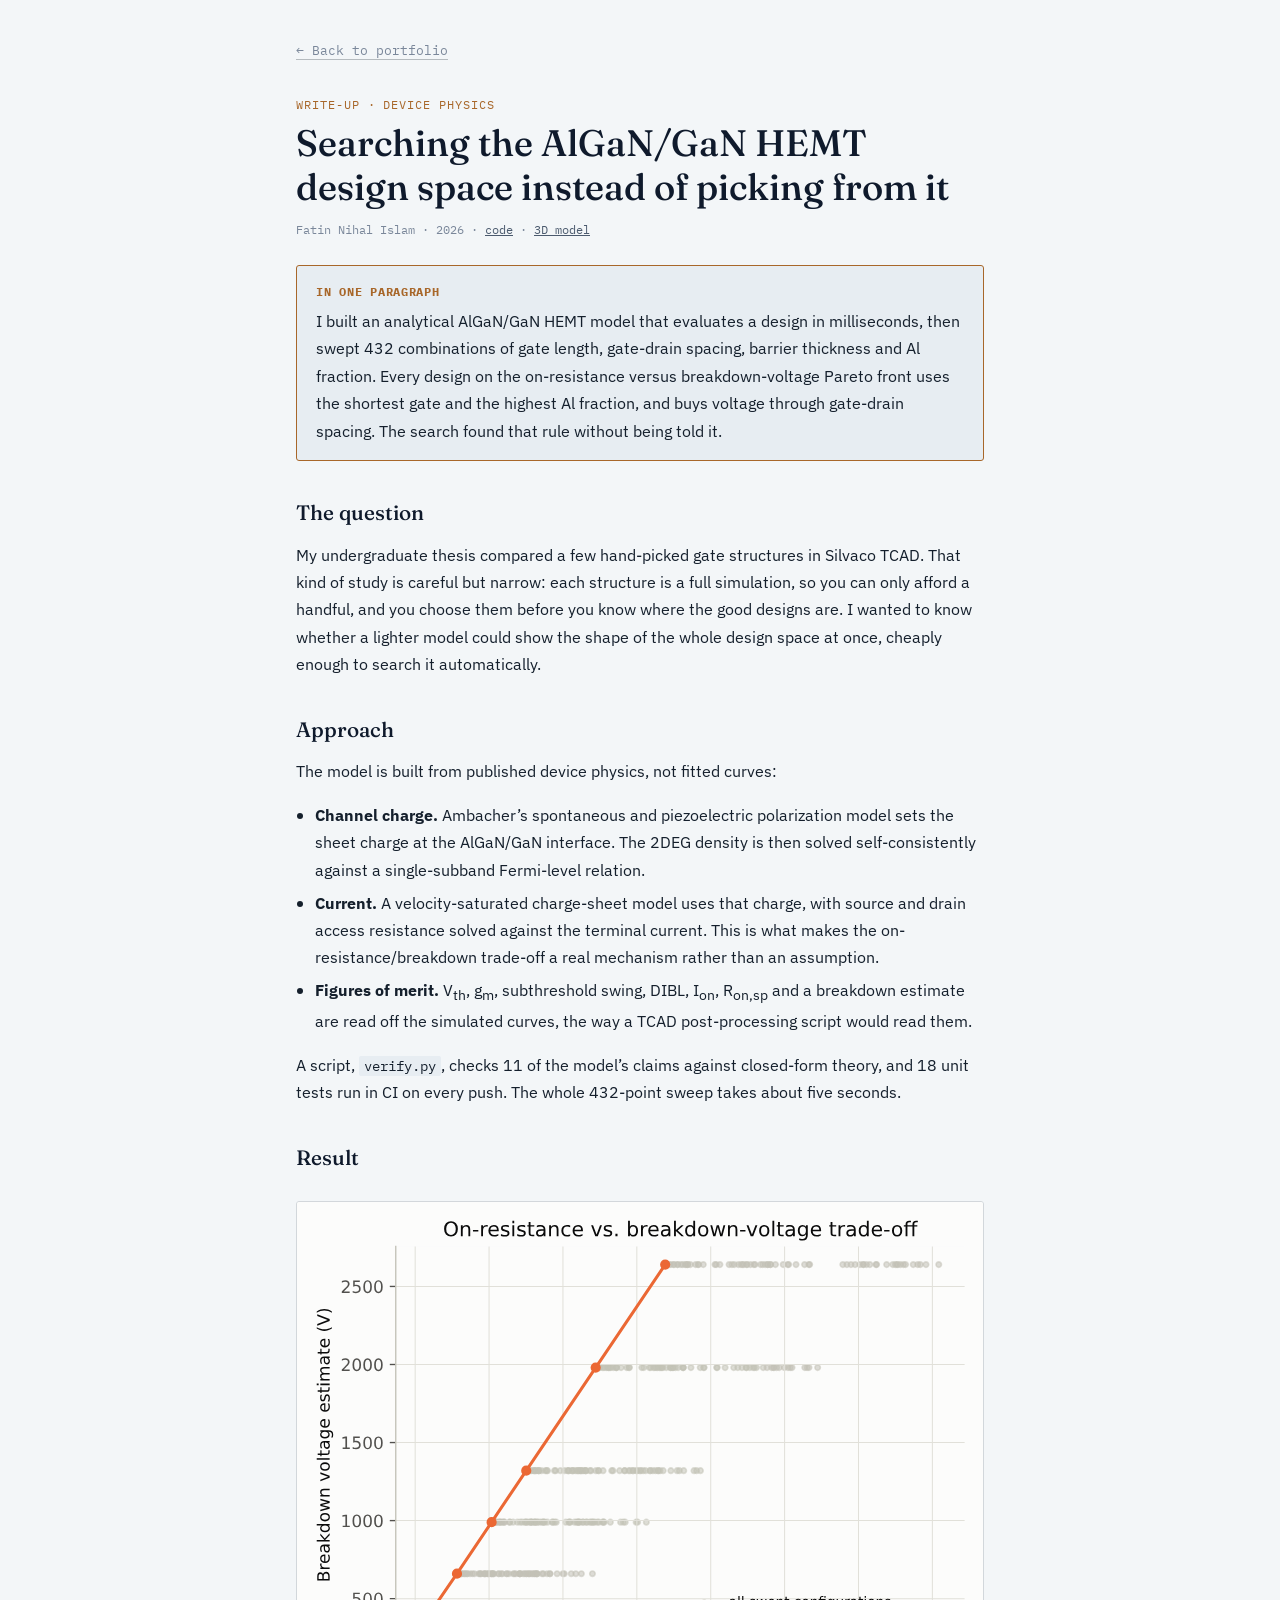
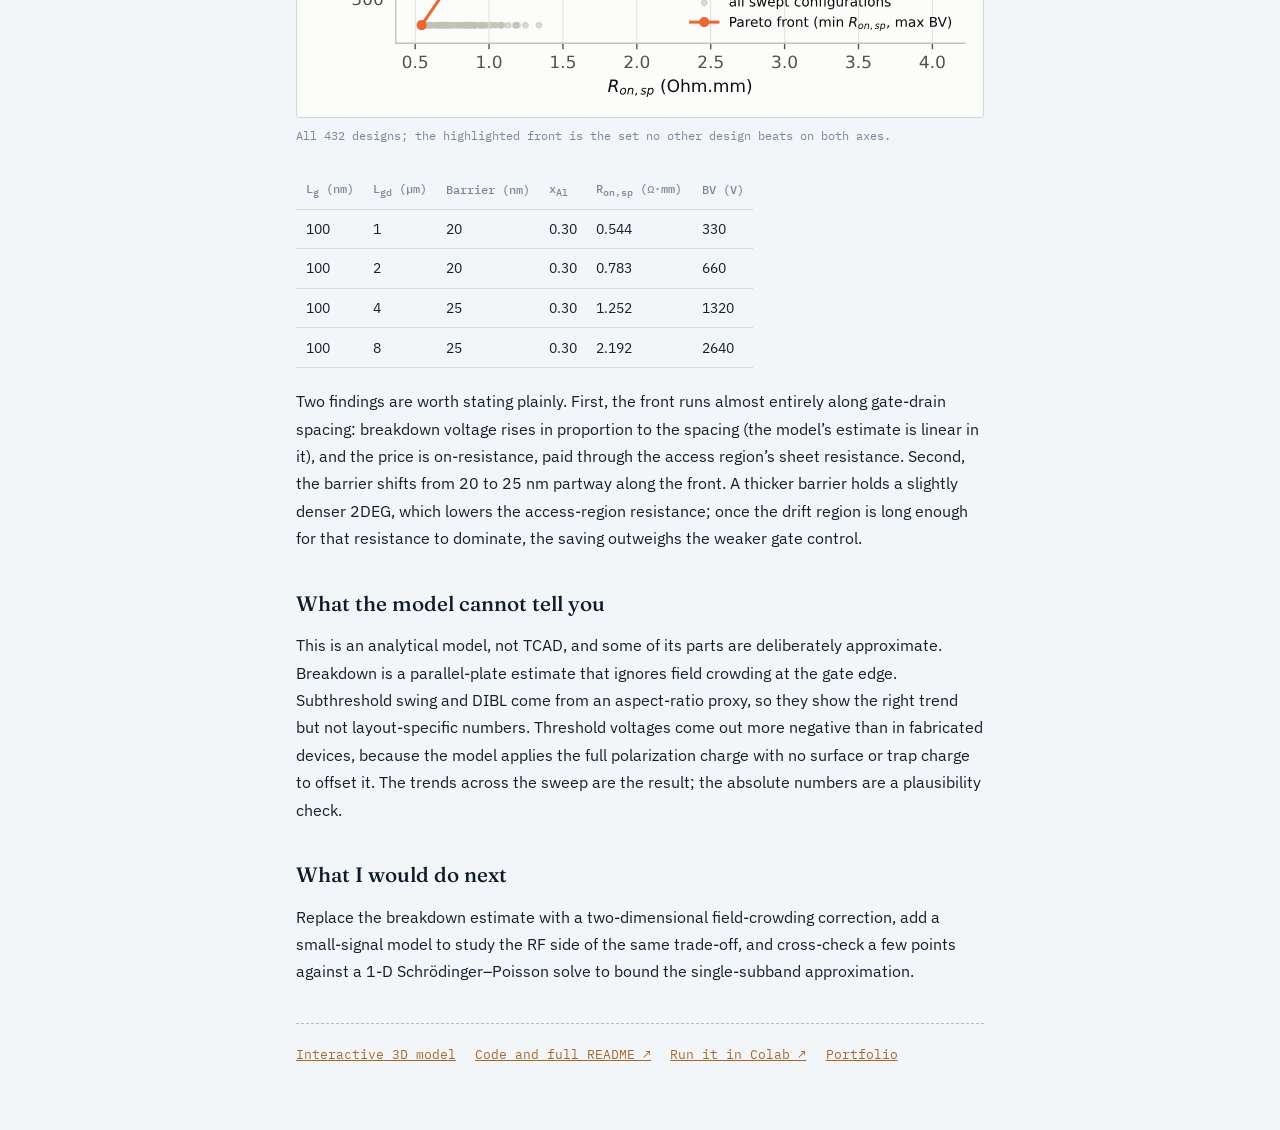
<file: hemt-design-space.html>
<!DOCTYPE html>
<html lang="en">
<head>
<meta charset="utf-8">
<meta name="viewport" content="width=device-width, initial-scale=1">
<title>HEMT Design-Space Explorer · Fatin Nihal Islam</title>
<meta name="description" content="A one-page write-up: searching 432 AlGaN/GaN HEMT designs with an analytical model to find the on-resistance versus breakdown-voltage Pareto front.">
<meta property="og:image" content="https://fatinnihal532-hub.github.io/assets/og-image.png">
<link rel="preconnect" href="https://fonts.googleapis.com">
<link rel="preconnect" href="https://fonts.gstatic.com" crossorigin>
<link href="https://fonts.googleapis.com/css2?family=Fraunces:opsz,wght@9..144,500&family=IBM+Plex+Sans:wght@400;600&family=IBM+Plex+Mono:wght@400;500&display=swap" rel="stylesheet">
<link rel="stylesheet" href="writeup.css">
</head>
<body>
<main class="wrap">
  <a class="back" href="./#project-hemt-dse">&larr; Back to portfolio</a>

  <p class="eyebrow">Write-up &middot; Device physics</p>
  <h1>Searching the AlGaN/GaN HEMT design space instead of picking from it</h1>
  <p class="meta">Fatin Nihal Islam &middot; 2026 &middot; <a href="https://github.com/fatinnihal532-hub/algan-gan-hemt-dse">code</a> &middot; <a href="hemt-3d.html">3D model</a></p>

  <div class="tldr">
    <b>In one paragraph</b>
    <p>I built an analytical AlGaN/GaN HEMT model that evaluates a design in milliseconds, then swept 432 combinations of gate length, gate-drain spacing, barrier thickness and Al fraction. Every design on the on-resistance versus breakdown-voltage Pareto front uses the shortest gate and the highest Al fraction, and buys voltage through gate-drain spacing. The search found that rule without being told it.</p>
  </div>

  <h2>The question</h2>
  <p>My undergraduate thesis compared a few hand-picked gate structures in Silvaco TCAD. That kind of study is careful but narrow: each structure is a full simulation, so you can only afford a handful, and you choose them before you know where the good designs are. I wanted to know whether a lighter model could show the shape of the whole design space at once, cheaply enough to search it automatically.</p>

  <h2>Approach</h2>
  <p>The model is built from published device physics, not fitted curves:</p>
  <ul>
    <li><b>Channel charge.</b> Ambacher&rsquo;s spontaneous and piezoelectric polarization model sets the sheet charge at the AlGaN/GaN interface. The 2DEG density is then solved self-consistently against a single-subband Fermi-level relation.</li>
    <li><b>Current.</b> A velocity-saturated charge-sheet model uses that charge, with source and drain access resistance solved against the terminal current. This is what makes the on-resistance/breakdown trade-off a real mechanism rather than an assumption.</li>
    <li><b>Figures of merit.</b> V<sub>th</sub>, g<sub>m</sub>, subthreshold swing, DIBL, I<sub>on</sub>, R<sub>on,sp</sub> and a breakdown estimate are read off the simulated curves, the way a TCAD post-processing script would read them.</li>
  </ul>
  <p>A script, <code>verify.py</code>, checks 11 of the model&rsquo;s claims against closed-form theory, and 18 unit tests run in CI on every push. The whole 432-point sweep takes about five seconds.</p>

  <h2>Result</h2>
  <figure>
    <picture>
      <source media="(prefers-color-scheme: dark)" srcset="hemt_ron_bv_pareto_dark.svg">
      <img src="hemt_ron_bv_pareto_light.svg" alt="On-resistance versus breakdown voltage for 432 HEMT designs, with the Pareto front highlighted">
    </picture>
    <figcaption>All 432 designs; the highlighted front is the set no other design beats on both axes.</figcaption>
  </figure>
  <table>
    <tr><th>L<sub>g</sub> (nm)</th><th>L<sub>gd</sub> (&micro;m)</th><th>Barrier (nm)</th><th>x<sub>Al</sub></th><th>R<sub>on,sp</sub> (&Omega;&middot;mm)</th><th>BV (V)</th></tr>
    <tr><td>100</td><td>1</td><td>20</td><td>0.30</td><td>0.544</td><td>330</td></tr>
    <tr><td>100</td><td>2</td><td>20</td><td>0.30</td><td>0.783</td><td>660</td></tr>
    <tr><td>100</td><td>4</td><td>25</td><td>0.30</td><td>1.252</td><td>1320</td></tr>
    <tr><td>100</td><td>8</td><td>25</td><td>0.30</td><td>2.192</td><td>2640</td></tr>
  </table>
  <p>Two findings are worth stating plainly. First, the front runs almost entirely along gate-drain spacing: breakdown voltage rises in proportion to the spacing (the model&rsquo;s estimate is linear in it), and the price is on-resistance, paid through the access region&rsquo;s sheet resistance. Second, the barrier shifts from 20 to 25&nbsp;nm partway along the front. A thicker barrier holds a slightly denser 2DEG, which lowers the access-region resistance; once the drift region is long enough for that resistance to dominate, the saving outweighs the weaker gate control.</p>

  <h2>What the model cannot tell you</h2>
  <p>This is an analytical model, not TCAD, and some of its parts are deliberately approximate. Breakdown is a parallel-plate estimate that ignores field crowding at the gate edge. Subthreshold swing and DIBL come from an aspect-ratio proxy, so they show the right trend but not layout-specific numbers. Threshold voltages come out more negative than in fabricated devices, because the model applies the full polarization charge with no surface or trap charge to offset it. The trends across the sweep are the result; the absolute numbers are a plausibility check.</p>

  <h2>What I would do next</h2>
  <p>Replace the breakdown estimate with a two-dimensional field-crowding correction, add a small-signal model to study the RF side of the same trade-off, and cross-check a few points against a 1-D Schr&ouml;dinger&ndash;Poisson solve to bound the single-subband approximation.</p>

  <div class="links">
    <a href="hemt-3d.html">Interactive 3D model</a>
    <a href="https://github.com/fatinnihal532-hub/algan-gan-hemt-dse">Code and full README &#8599;</a>
    <a href="https://colab.research.google.com/github/fatinnihal532-hub/algan-gan-hemt-dse/blob/main/run_in_colab.ipynb">Run it in Colab &#8599;</a>
    <a href="./">Portfolio</a>
  </div>
</main>
</body>
</html>
</file>
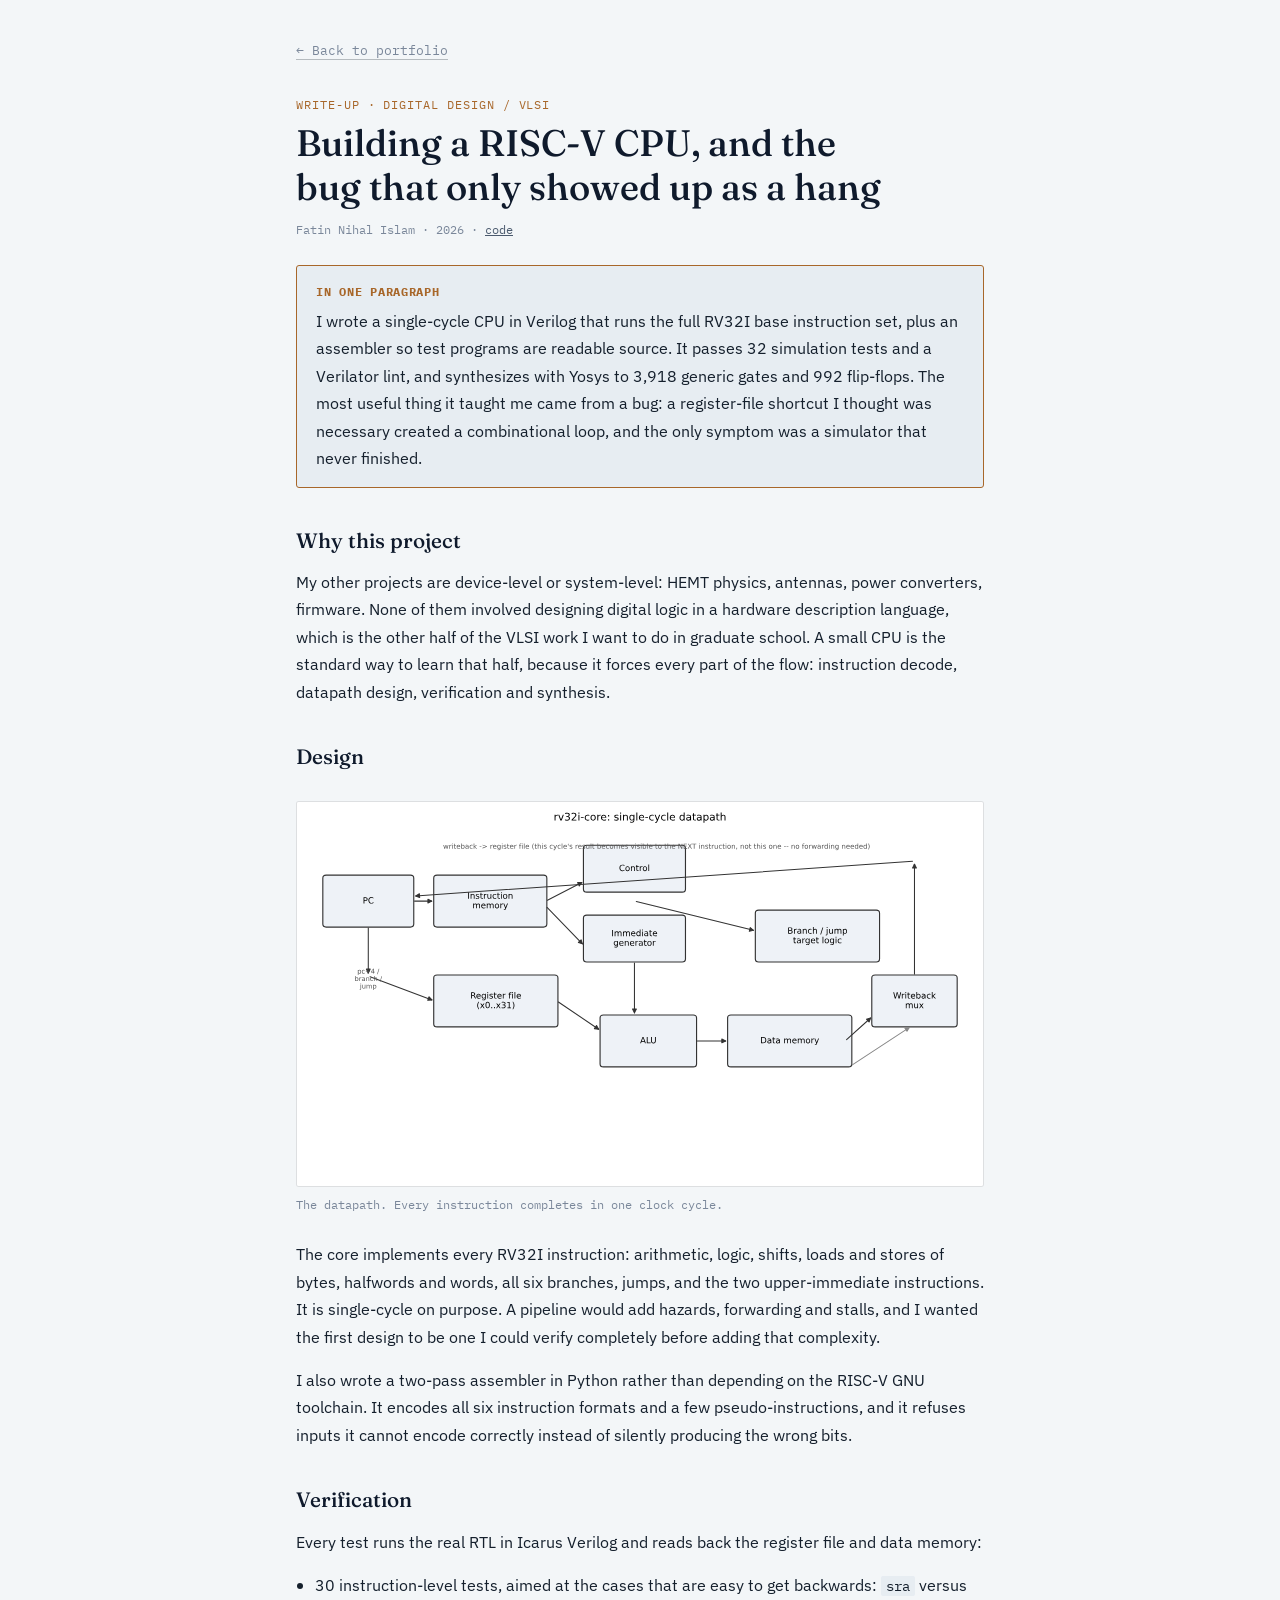
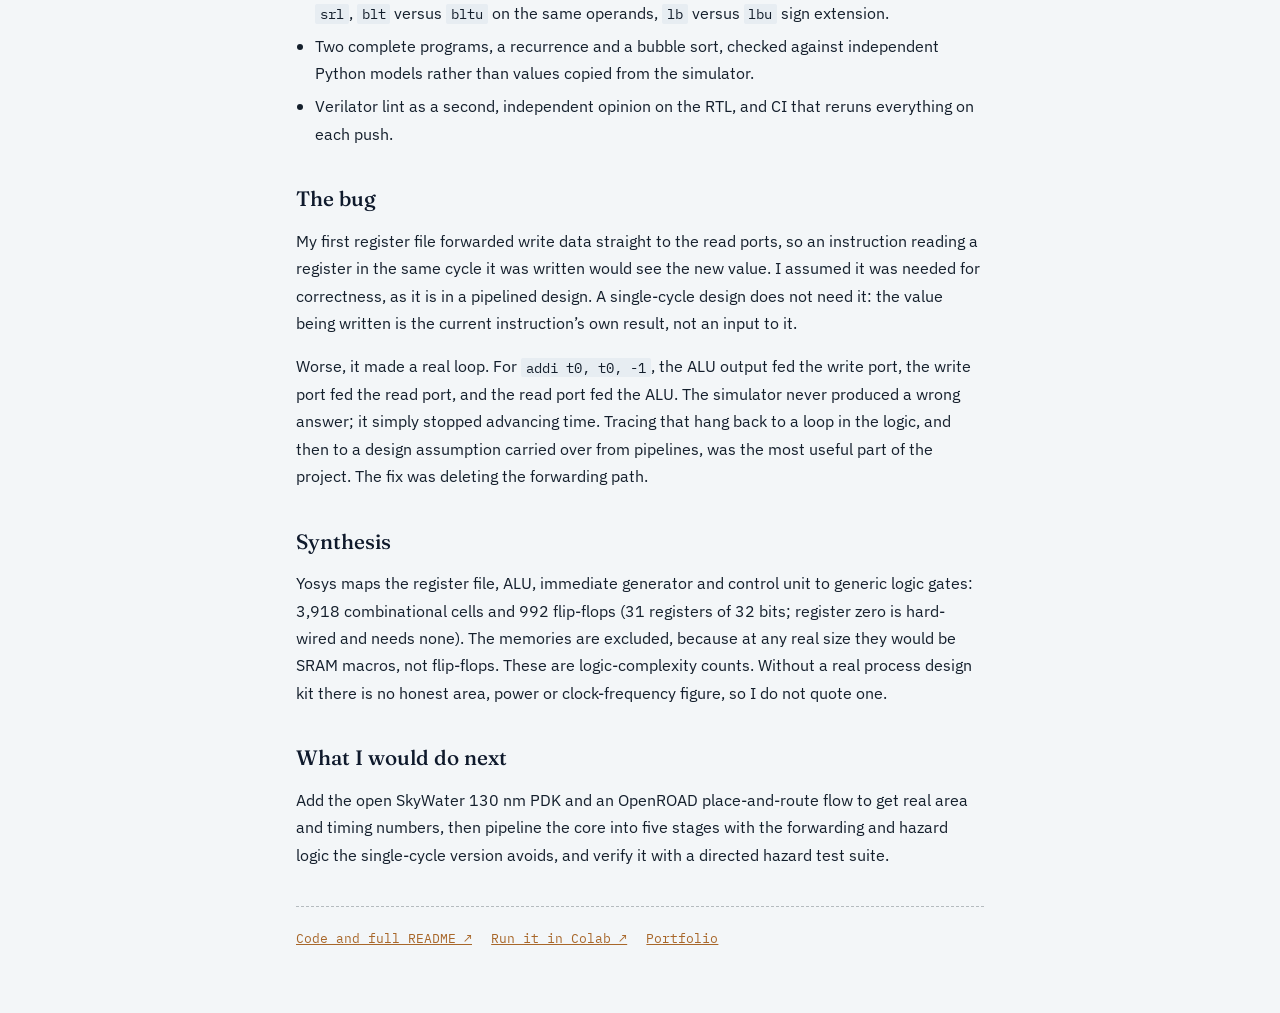
<file: rv32i-core.html>
<!DOCTYPE html>
<html lang="en">
<head>
<meta charset="utf-8">
<meta name="viewport" content="width=device-width, initial-scale=1">
<title>RV32I RISC-V Core · Fatin Nihal Islam</title>
<meta name="description" content="A one-page write-up: a single-cycle RV32I CPU in Verilog, verified in simulation and synthesized with Yosys, and the combinational-loop bug verification caught.">
<meta property="og:image" content="https://fatinnihal532-hub.github.io/assets/og-image.png">
<link rel="preconnect" href="https://fonts.googleapis.com">
<link rel="preconnect" href="https://fonts.gstatic.com" crossorigin>
<link href="https://fonts.googleapis.com/css2?family=Fraunces:opsz,wght@9..144,500&family=IBM+Plex+Sans:wght@400;600&family=IBM+Plex+Mono:wght@400;500&display=swap" rel="stylesheet">
<link rel="stylesheet" href="writeup.css">
</head>
<body>
<main class="wrap">
  <a class="back" href="./#project-rv32i">&larr; Back to portfolio</a>

  <p class="eyebrow">Write-up &middot; Digital design / VLSI</p>
  <h1>Building a RISC-V CPU, and the bug that only showed up as a hang</h1>
  <p class="meta">Fatin Nihal Islam &middot; 2026 &middot; <a href="https://github.com/fatinnihal532-hub/rv32i-core">code</a></p>

  <div class="tldr">
    <b>In one paragraph</b>
    <p>I wrote a single-cycle CPU in Verilog that runs the full RV32I base instruction set, plus an assembler so test programs are readable source. It passes 32 simulation tests and a Verilator lint, and synthesizes with Yosys to 3,918 generic gates and 992 flip-flops. The most useful thing it taught me came from a bug: a register-file shortcut I thought was necessary created a combinational loop, and the only symptom was a simulator that never finished.</p>
  </div>

  <h2>Why this project</h2>
  <p>My other projects are device-level or system-level: HEMT physics, antennas, power converters, firmware. None of them involved designing digital logic in a hardware description language, which is the other half of the VLSI work I want to do in graduate school. A small CPU is the standard way to learn that half, because it forces every part of the flow: instruction decode, datapath design, verification and synthesis.</p>

  <h2>Design</h2>
  <figure>
    <img class="light-only" src="rv32i_datapath.svg" alt="Block diagram of the single-cycle RV32I datapath: PC, instruction memory, control, immediate generator, register file, ALU and data memory">
    <figcaption>The datapath. Every instruction completes in one clock cycle.</figcaption>
  </figure>
  <p>The core implements every RV32I instruction: arithmetic, logic, shifts, loads and stores of bytes, halfwords and words, all six branches, jumps, and the two upper-immediate instructions. It is single-cycle on purpose. A pipeline would add hazards, forwarding and stalls, and I wanted the first design to be one I could verify completely before adding that complexity.</p>
  <p>I also wrote a two-pass assembler in Python rather than depending on the RISC-V GNU toolchain. It encodes all six instruction formats and a few pseudo-instructions, and it refuses inputs it cannot encode correctly instead of silently producing the wrong bits.</p>

  <h2>Verification</h2>
  <p>Every test runs the real RTL in Icarus Verilog and reads back the register file and data memory:</p>
  <ul>
    <li>30 instruction-level tests, aimed at the cases that are easy to get backwards: <code>sra</code> versus <code>srl</code>, <code>blt</code> versus <code>bltu</code> on the same operands, <code>lb</code> versus <code>lbu</code> sign extension.</li>
    <li>Two complete programs, a recurrence and a bubble sort, checked against independent Python models rather than values copied from the simulator.</li>
    <li>Verilator lint as a second, independent opinion on the RTL, and CI that reruns everything on each push.</li>
  </ul>

  <h2>The bug</h2>
  <p>My first register file forwarded write data straight to the read ports, so an instruction reading a register in the same cycle it was written would see the new value. I assumed it was needed for correctness, as it is in a pipelined design. A single-cycle design does not need it: the value being written is the current instruction&rsquo;s own result, not an input to it.</p>
  <p>Worse, it made a real loop. For <code>addi t0, t0, -1</code>, the ALU output fed the write port, the write port fed the read port, and the read port fed the ALU. The simulator never produced a wrong answer; it simply stopped advancing time. Tracing that hang back to a loop in the logic, and then to a design assumption carried over from pipelines, was the most useful part of the project. The fix was deleting the forwarding path.</p>

  <h2>Synthesis</h2>
  <p>Yosys maps the register file, ALU, immediate generator and control unit to generic logic gates: 3,918 combinational cells and 992 flip-flops (31 registers of 32 bits; register zero is hard-wired and needs none). The memories are excluded, because at any real size they would be SRAM macros, not flip-flops. These are logic-complexity counts. Without a real process design kit there is no honest area, power or clock-frequency figure, so I do not quote one.</p>

  <h2>What I would do next</h2>
  <p>Add the open SkyWater 130&nbsp;nm PDK and an OpenROAD place-and-route flow to get real area and timing numbers, then pipeline the core into five stages with the forwarding and hazard logic the single-cycle version avoids, and verify it with a directed hazard test suite.</p>

  <div class="links">
    <a href="https://github.com/fatinnihal532-hub/rv32i-core">Code and full README &#8599;</a>
    <a href="https://colab.research.google.com/github/fatinnihal532-hub/rv32i-core/blob/main/run_in_colab.ipynb">Run it in Colab &#8599;</a>
    <a href="./">Portfolio</a>
  </div>
</main>
</body>
</html>
</file>
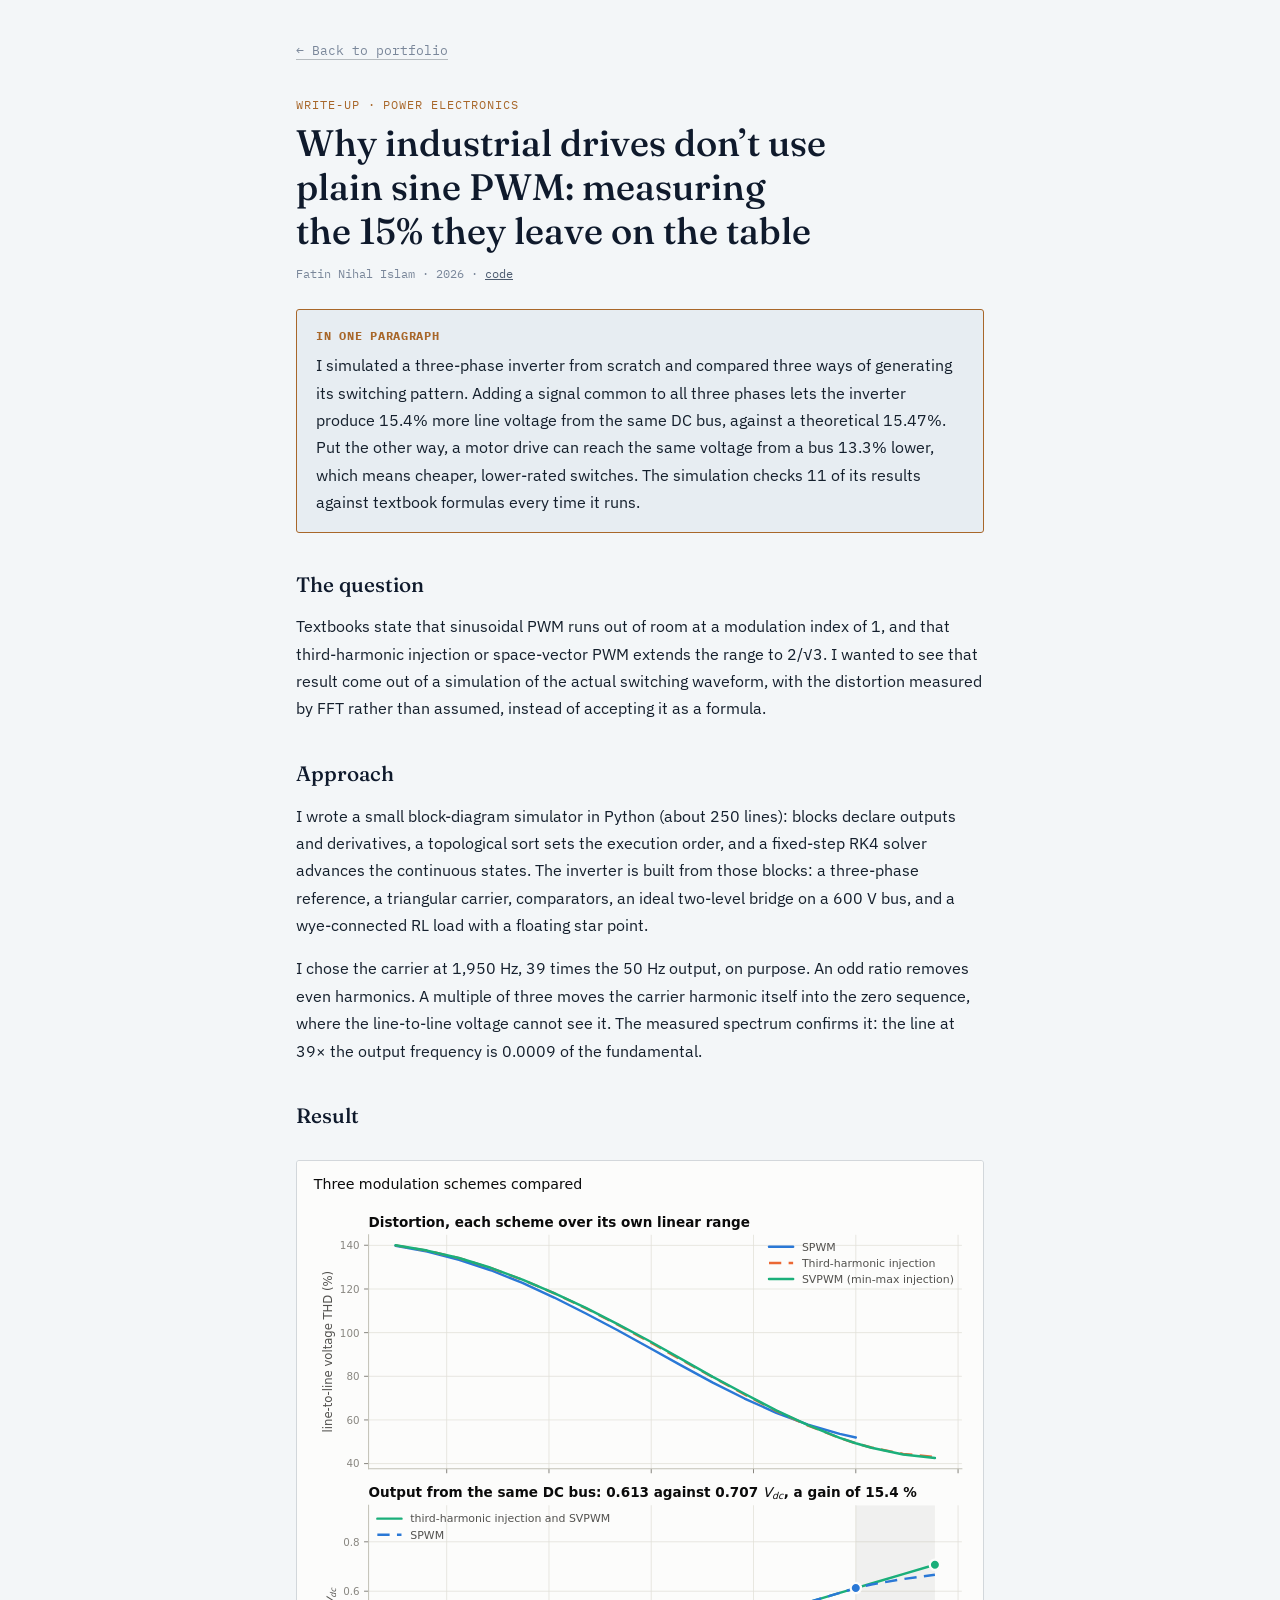
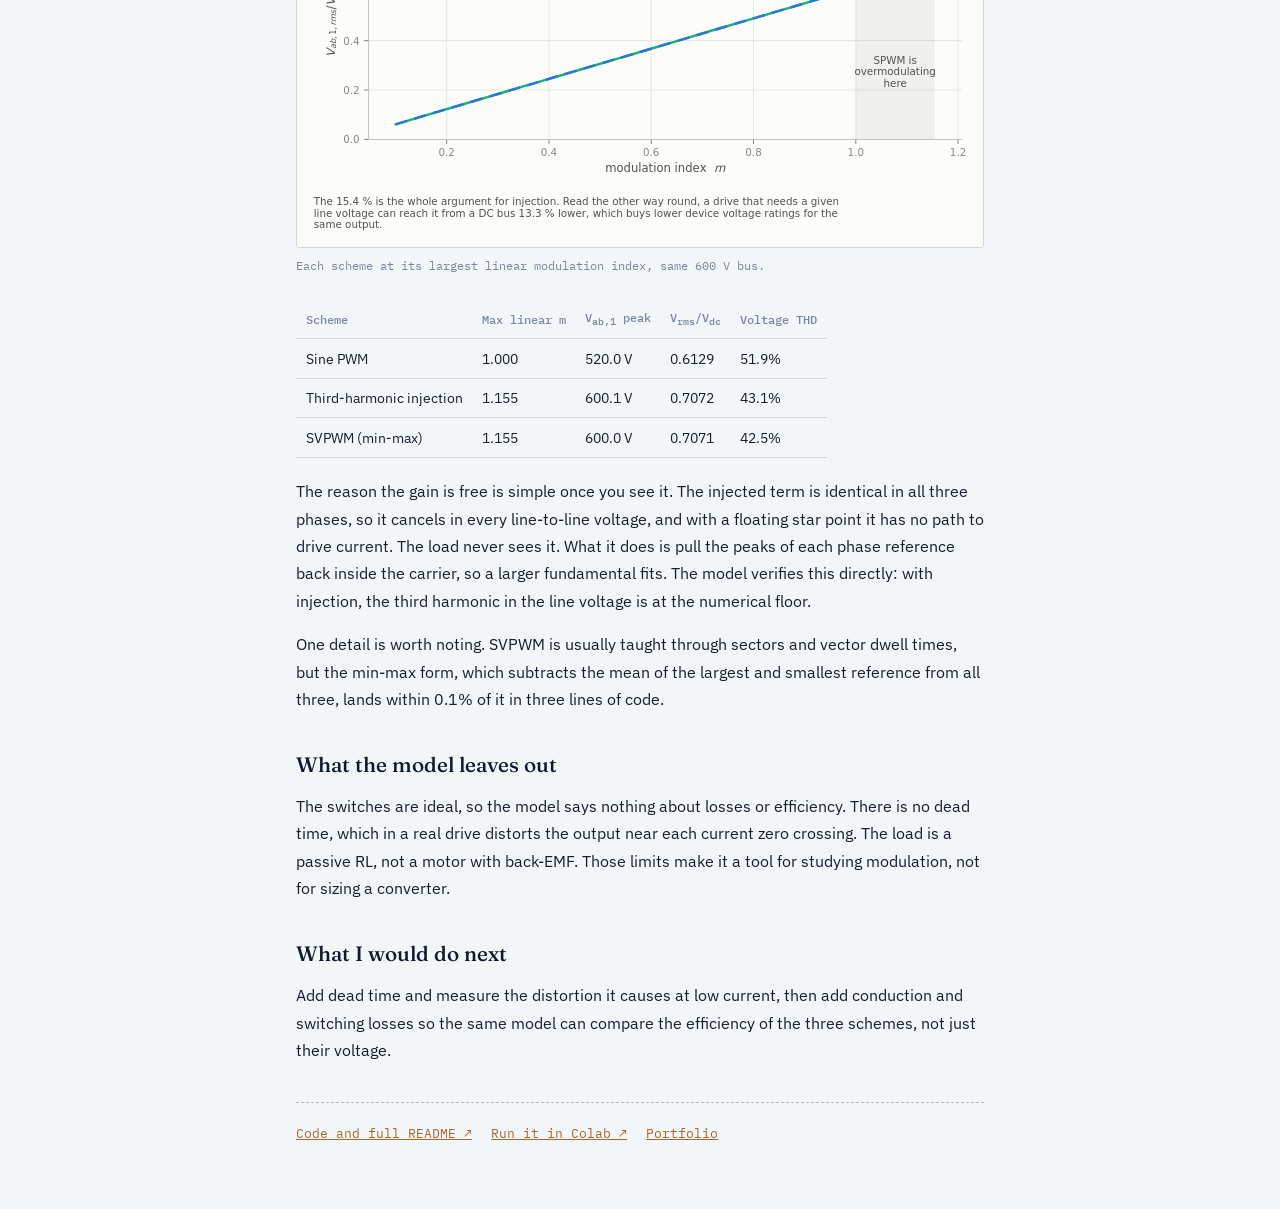
<file: spwm-inverter.html>
<!DOCTYPE html>
<html lang="en">
<head>
<meta charset="utf-8">
<meta name="viewport" content="width=device-width, initial-scale=1">
<title>SPWM Inverter Model · Fatin Nihal Islam</title>
<meta name="description" content="A one-page write-up: measuring, rather than quoting, the 15.47 percent DC-bus gain that zero-sequence injection gives a three-phase inverter.">
<meta property="og:image" content="https://fatinnihal532-hub.github.io/assets/og-image.png">
<link rel="preconnect" href="https://fonts.googleapis.com">
<link rel="preconnect" href="https://fonts.gstatic.com" crossorigin>
<link href="https://fonts.googleapis.com/css2?family=Fraunces:opsz,wght@9..144,500&family=IBM+Plex+Sans:wght@400;600&family=IBM+Plex+Mono:wght@400;500&display=swap" rel="stylesheet">
<link rel="stylesheet" href="writeup.css">
</head>
<body>
<main class="wrap">
  <a class="back" href="./#project-spwm">&larr; Back to portfolio</a>

  <p class="eyebrow">Write-up &middot; Power electronics</p>
  <h1>Why industrial drives don&rsquo;t use plain sine PWM: measuring the 15% they leave on the table</h1>
  <p class="meta">Fatin Nihal Islam &middot; 2026 &middot; <a href="https://github.com/fatinnihal532-hub/spwm-inverter-model">code</a></p>

  <div class="tldr">
    <b>In one paragraph</b>
    <p>I simulated a three-phase inverter from scratch and compared three ways of generating its switching pattern. Adding a signal common to all three phases lets the inverter produce 15.4% more line voltage from the same DC bus, against a theoretical 15.47%. Put the other way, a motor drive can reach the same voltage from a bus 13.3% lower, which means cheaper, lower-rated switches. The simulation checks 11 of its results against textbook formulas every time it runs.</p>
  </div>

  <h2>The question</h2>
  <p>Textbooks state that sinusoidal PWM runs out of room at a modulation index of 1, and that third-harmonic injection or space-vector PWM extends the range to 2/&radic;3. I wanted to see that result come out of a simulation of the actual switching waveform, with the distortion measured by FFT rather than assumed, instead of accepting it as a formula.</p>

  <h2>Approach</h2>
  <p>I wrote a small block-diagram simulator in Python (about 250 lines): blocks declare outputs and derivatives, a topological sort sets the execution order, and a fixed-step RK4 solver advances the continuous states. The inverter is built from those blocks: a three-phase reference, a triangular carrier, comparators, an ideal two-level bridge on a 600&nbsp;V bus, and a wye-connected RL load with a floating star point.</p>
  <p>I chose the carrier at 1,950&nbsp;Hz, 39 times the 50&nbsp;Hz output, on purpose. An odd ratio removes even harmonics. A multiple of three moves the carrier harmonic itself into the zero sequence, where the line-to-line voltage cannot see it. The measured spectrum confirms it: the line at 39&times; the output frequency is 0.0009 of the fundamental.</p>

  <h2>Result</h2>
  <figure>
    <picture>
      <source media="(prefers-color-scheme: dark)" srcset="spwm_scheme_comparison_dark.svg">
      <img src="spwm_scheme_comparison_light.svg" alt="Line-to-line output of SPWM, third-harmonic injection and SVPWM compared at their largest linear modulation index">
    </picture>
    <figcaption>Each scheme at its largest linear modulation index, same 600 V bus.</figcaption>
  </figure>
  <table>
    <tr><th>Scheme</th><th>Max linear m</th><th>V<sub>ab,1</sub> peak</th><th>V<sub>rms</sub>/V<sub>dc</sub></th><th>Voltage THD</th></tr>
    <tr><td>Sine PWM</td><td>1.000</td><td>520.0 V</td><td>0.6129</td><td>51.9%</td></tr>
    <tr><td>Third-harmonic injection</td><td>1.155</td><td>600.1 V</td><td>0.7072</td><td>43.1%</td></tr>
    <tr><td>SVPWM (min-max)</td><td>1.155</td><td>600.0 V</td><td>0.7071</td><td>42.5%</td></tr>
  </table>
  <p>The reason the gain is free is simple once you see it. The injected term is identical in all three phases, so it cancels in every line-to-line voltage, and with a floating star point it has no path to drive current. The load never sees it. What it does is pull the peaks of each phase reference back inside the carrier, so a larger fundamental fits. The model verifies this directly: with injection, the third harmonic in the line voltage is at the numerical floor.</p>
  <p>One detail is worth noting. SVPWM is usually taught through sectors and vector dwell times, but the min-max form, which subtracts the mean of the largest and smallest reference from all three, lands within 0.1% of it in three lines of code.</p>

  <h2>What the model leaves out</h2>
  <p>The switches are ideal, so the model says nothing about losses or efficiency. There is no dead time, which in a real drive distorts the output near each current zero crossing. The load is a passive RL, not a motor with back-EMF. Those limits make it a tool for studying modulation, not for sizing a converter.</p>

  <h2>What I would do next</h2>
  <p>Add dead time and measure the distortion it causes at low current, then add conduction and switching losses so the same model can compare the efficiency of the three schemes, not just their voltage.</p>

  <div class="links">
    <a href="https://github.com/fatinnihal532-hub/spwm-inverter-model">Code and full README &#8599;</a>
    <a href="https://colab.research.google.com/github/fatinnihal532-hub/spwm-inverter-model/blob/main/run_in_colab.ipynb">Run it in Colab &#8599;</a>
    <a href="./">Portfolio</a>
  </div>
</main>
</body>
</html>
</file>
<file: writeup.css>
:root{
  --paper:#F3F6F8; --panel:#E7EDF2; --ink:#141F2C; --ink-soft:#4B5A6E; --ink-faint:#7A879A;
  --navy-deep:#0F1A2C; --copper:#A8672A; --line:rgba(20,32,44,0.14); --line-strong:rgba(20,32,44,0.28);
  --font-display:'Fraunces', Georgia, 'Times New Roman', serif;
  --font-body:'IBM Plex Sans', -apple-system, 'Segoe UI', sans-serif;
  --font-mono:'IBM Plex Mono', 'SFMono-Regular', Consolas, monospace;
}
@media (prefers-color-scheme: dark){
  :root:not([data-theme="light"]){
    --paper:#0D1622; --panel:#152234; --ink:#EBEFF4; --ink-soft:#AAB7C9; --ink-faint:#7C8AA0;
    --navy-deep:#EBEFF4; --copper:#DE9C4E; --line:rgba(230,238,248,0.14); --line-strong:rgba(230,238,248,0.26);
  }
}
:root[data-theme="dark"]{
  --paper:#0D1622; --panel:#152234; --ink:#EBEFF4; --ink-soft:#AAB7C9; --ink-faint:#7C8AA0;
  --navy-deep:#EBEFF4; --copper:#DE9C4E; --line:rgba(230,238,248,0.14); --line-strong:rgba(230,238,248,0.26);
}
*{ box-sizing:border-box; }
html{ -webkit-text-size-adjust:100%; }
body{
  margin:0; background:var(--paper); color:var(--ink);
  font-family:var(--font-body); font-size:1.02rem; line-height:1.68;
}
.wrap{ max-width:720px; margin:0 auto; padding:2.2rem 16px 4rem; }
.back{
  font-family:var(--font-mono); font-size:.8rem; color:var(--ink-faint); text-decoration:none;
  border-bottom:1px solid var(--line-strong);
}
.back:hover{ color:var(--copper); border-color:var(--copper); }
.eyebrow{
  margin:2rem 0 .4rem; font-family:var(--font-mono); font-size:.74rem; letter-spacing:.08em;
  text-transform:uppercase; color:var(--copper);
}
h1{
  font-family:var(--font-display); font-weight:500; font-size:clamp(1.7rem, 4.5vw, 2.3rem);
  line-height:1.2; margin:0 0 .6rem; color:var(--navy-deep); text-wrap:balance;
}
.meta{ font-family:var(--font-mono); font-size:.78rem; color:var(--ink-faint); margin:0 0 1.6rem; }
.meta a{ color:var(--ink-soft); }
.tldr{
  border:1px solid var(--copper); border-radius:3px; background:var(--panel);
  padding:1rem 1.2rem; margin:0 0 2rem;
}
.tldr b{ font-family:var(--font-mono); font-size:.74rem; letter-spacing:.06em; text-transform:uppercase; color:var(--copper); display:block; margin-bottom:.3rem; }
.tldr p{ margin:0; }
h2{
  font-family:var(--font-display); font-weight:500; font-size:1.3rem; margin:2.2rem 0 .6rem;
  color:var(--navy-deep);
}
p{ margin:0 0 1rem; }
ul{ padding-left:1.2rem; margin:0 0 1rem; }
li{ margin-bottom:.35rem; }
code{ font-family:var(--font-mono); font-size:.86em; background:var(--panel); padding:.05rem .3rem; border-radius:2px; }
a{ color:var(--copper); }
figure{ margin:1.6rem 0; }
figure img{ width:100%; height:auto; display:block; border:1px solid var(--line); border-radius:3px; }
figure img.light-only{ background:#fff; }
figcaption{ margin-top:.5rem; font-family:var(--font-mono); font-size:.74rem; color:var(--ink-faint); }
table{ width:100%; border-collapse:collapse; font-size:.9rem; margin:0 0 1.2rem; display:block; overflow-x:auto; }
th, td{ text-align:left; padding:.45rem .6rem; border-bottom:1px solid var(--line); white-space:nowrap; }
th{ font-family:var(--font-mono); font-size:.74rem; color:var(--ink-faint); font-weight:500; }
.links{ display:flex; flex-wrap:wrap; gap:.6rem 1.2rem; margin-top:2.4rem; padding-top:1.2rem; border-top:1px dashed var(--line-strong); font-family:var(--font-mono); font-size:.84rem; }
</file>
